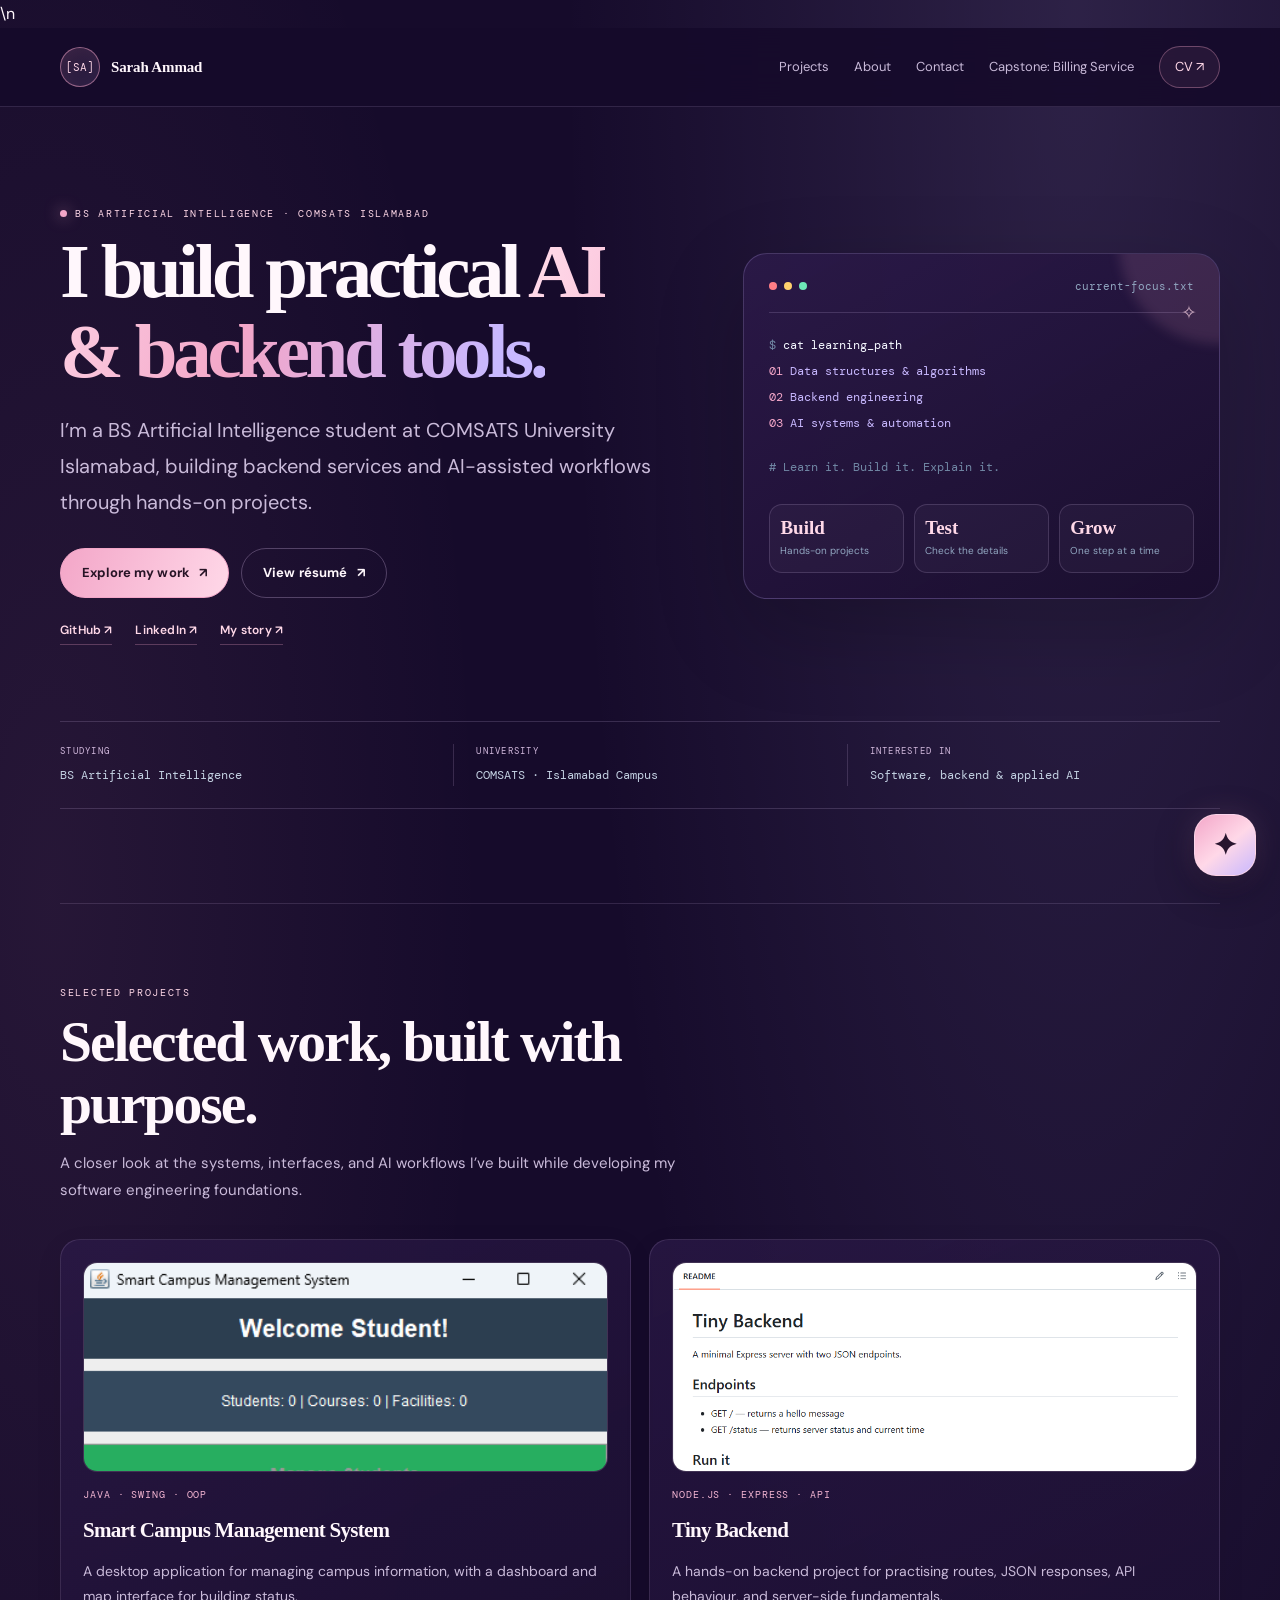
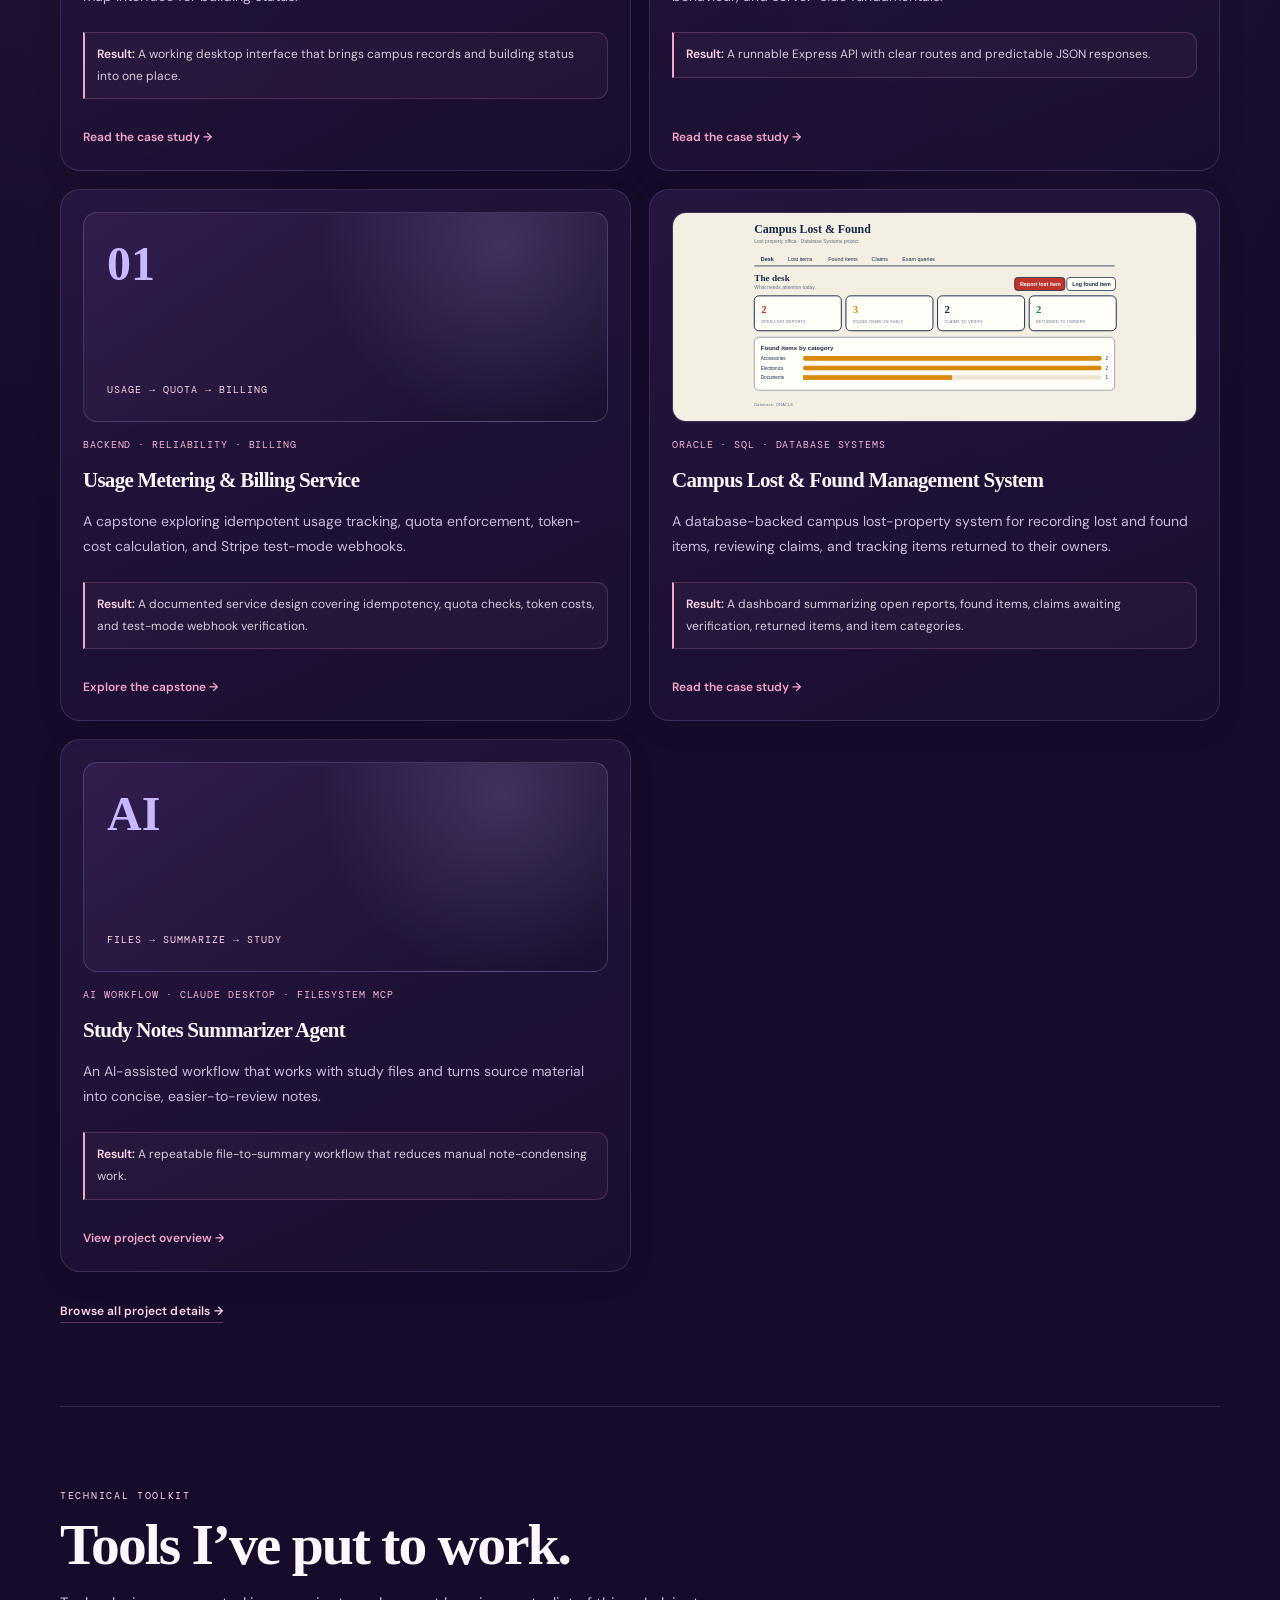
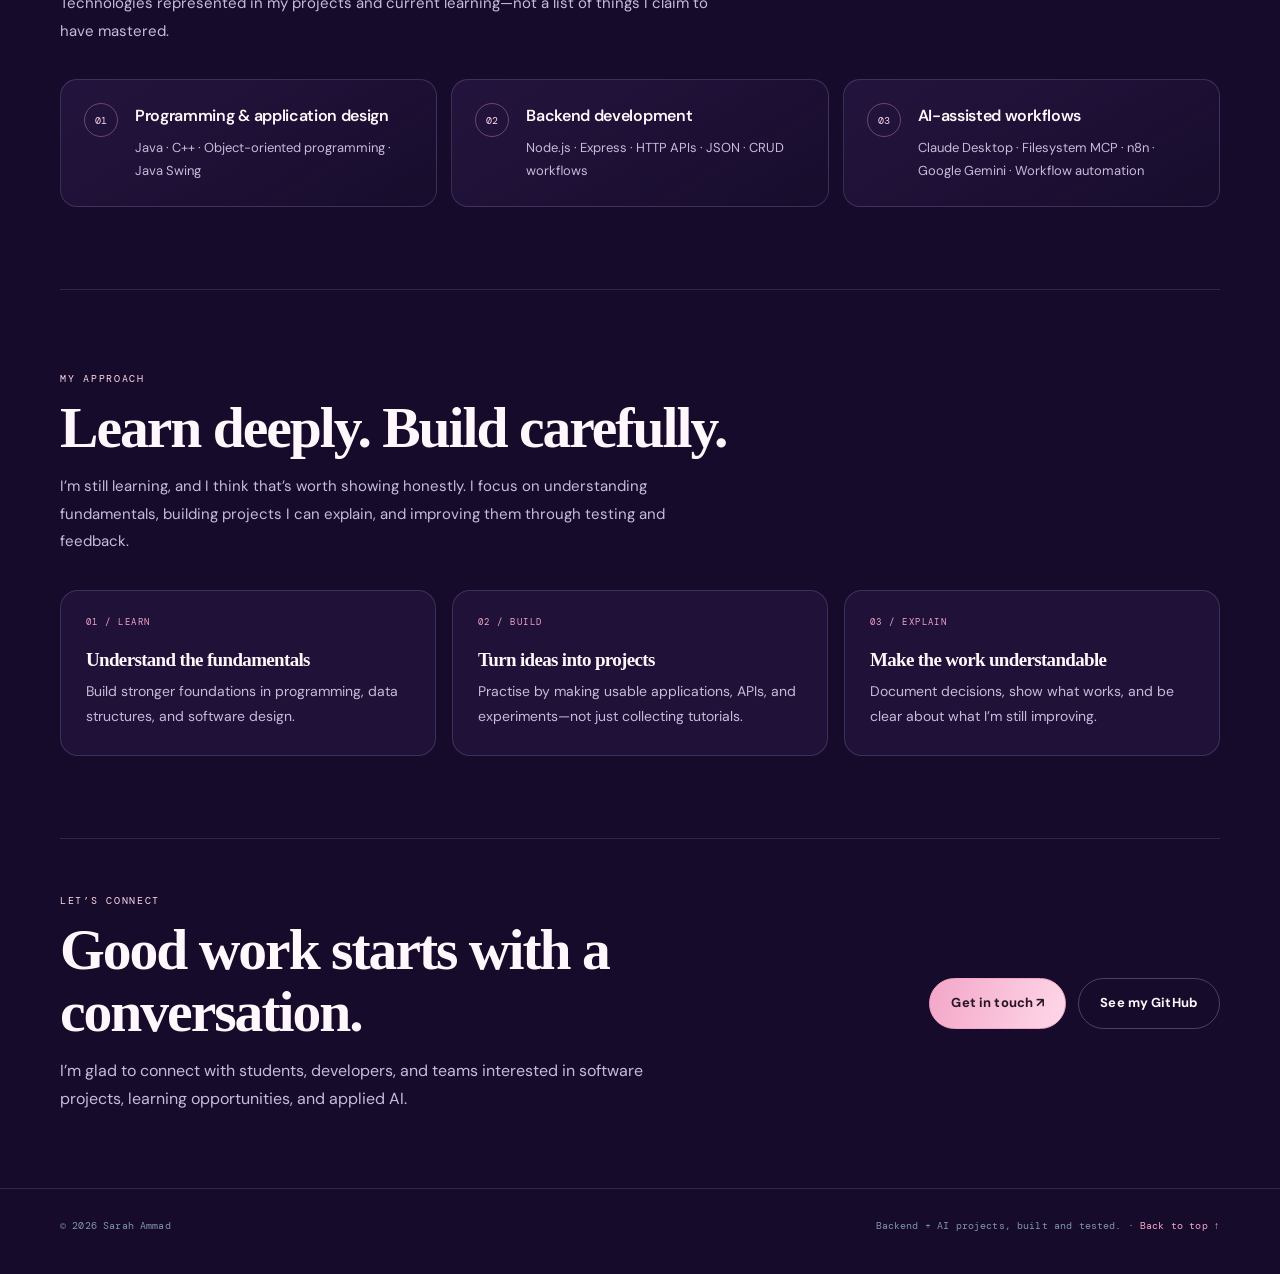
<file: index.html>
<!DOCTYPE html>
<html lang="en">
<head>
  <meta charset="UTF-8">
  <meta name="viewport" content="width=device-width, initial-scale=1.0">
  <meta name="theme-color" content="#160b2b">
  <meta name="description" content="Sarah Ammad is a BS Artificial Intelligence student at COMSATS University Islamabad building software projects, backend APIs, and practical AI-powered tools.">
  <meta property="og:title" content="Sarah Ammad — AI & Software Portfolio">
  <meta property="og:description" content="Projects and practical learning in backend development, applied AI, and workflow automation.">
  <meta property="og:type" content="website">
  <meta property="og:url" content="https://sarahammadai.github.io/">
<meta property="og:image" content="https://sarahammadai.github.io/social-card.svg">
<meta property="og:image:alt" content="Sarah Ammad — AI and software portfolio">
<meta property="og:site_name" content="Sarah Ammad Portfolio">
<meta name="twitter:card" content="summary_large_image">
<meta name="twitter:title" content="Sarah Ammad — AI &amp; Software Portfolio">
<meta name="twitter:description" content="Projects and practical learning in software engineering, backend development, and applied AI.">
<meta name="twitter:image" content="https://sarahammadai.github.io/social-card.svg">
  <link rel="icon" type="image/svg+xml" href="favicon.svg">
  <link rel="stylesheet" href="style.css">
  <link rel="stylesheet" href="chatbot.css">
  <title>Sarah Ammad — AI & Software Portfolio</title>
</head>
<body>\n  <a class="skip-link" href="#main-content">Skip to content</a>
  <nav>
    <div class="wrap nav-inner">
      <div class="brand"><a href="index.html"><span class="mark">[SA]</span> Sarah Ammad</a></div>
      <button class="nav-toggle" aria-label="Toggle navigation" aria-expanded="false"><span></span>Menu</button>
      <div class="nav-links">
        <a href="projects.html">Projects</a>
        <a href="about.html">About</a>
        <a href="contact.html">Contact</a>
        <a href="capstone.html">Capstone: Billing Service</a><a href="cv.pdf" class="nav-cv" target="_blank" rel="noopener noreferrer">CV ↗</a>
      </div>
    </div>
  </nav>

  <main class="wrap" id="main-content">
    <section class="hero hero-layout">
      <div>
        <p class="kicker"><span class="eyebrow-dot"></span>BS Artificial Intelligence · COMSATS Islamabad</p>
        <h1>I build practical <span class="highlight">AI &amp; backend tools.</span></h1>
        <p class="claim">I’m a BS Artificial Intelligence student at COMSATS University Islamabad, building backend services and AI-assisted workflows through hands-on projects.</p>
        <div class="actions">
          <a class="btn" href="projects.html">Explore my work <span aria-hidden="true">↗</span></a>
          <a class="btn secondary" href="cv.pdf" target="_blank" rel="noopener noreferrer">View résumé <span aria-hidden="true">↗</span></a>
        </div>
        <div class="social-links" aria-label="Professional links">
          <a href="https://github.com/SarahAmmadAI" target="_blank" rel="noopener noreferrer">GitHub ↗</a>
          <a href="https://www.linkedin.com/in/sarah-ammad-16024138a/" target="_blank" rel="noopener noreferrer">LinkedIn ↗</a>
          <a href="about.html">My story ↗</a>
        </div>
      </div>

      <aside class="terminal" aria-label="Current learning focus">
        <div class="terminal-head">
          <span class="traffic"></span><span class="traffic"></span><span class="traffic"></span>
          <span class="terminal-title">current-focus.txt</span>
        </div>
        <div class="terminal-body">
          <div><span class="term-dim">$</span> <span class="term-white">cat learning_path</span></div>
          <div class="focus-line"><span class="prompt">01</span> <span class="term-blue">Data structures &amp; algorithms</span></div>
          <div class="focus-line"><span class="prompt">02</span> <span class="term-blue">Backend engineering</span></div>
          <div class="focus-line"><span class="prompt">03</span> <span class="term-blue">AI systems &amp; automation</span></div>
          <div style="margin-top:18px"><span class="term-dim"># Learn it. Build it. Explain it.</span></div>
        </div>
        <div class="metric-row">
          <div class="metric"><strong>Build</strong><span>Hands-on projects</span></div>
          <div class="metric"><strong>Test</strong><span>Check the details</span></div>
          <div class="metric"><strong>Grow</strong><span>One step at a time</span></div>
        </div>
      </aside>
    </section>

    <section class="quick-facts" aria-label="Portfolio overview">
      <div class="status">
        <div><span class="k">Studying</span>BS Artificial Intelligence</div>
        <div><span class="k">University</span>COMSATS · Islamabad Campus</div>
        <div><span class="k">Interested in</span>Software, backend &amp; applied AI</div>
      </div>
    </section>

    <section>
      <div class="section-heading">
        <p class="kicker">Selected projects</p>
        <h2>Selected work, built with purpose.</h2>
        <p>A closer look at the systems, interfaces, and AI workflows I’ve built while developing my software engineering foundations.</p>
      </div>
      <div class="project-list">
        <article class="project-row">
          <img src="campus-dashboard.png" alt="Dashboard from the Smart Campus Management System" loading="lazy">
          <div class="stack">Java · Swing · OOP</div>
          <h3>Smart Campus Management System</h3>
          <p>A desktop application for managing campus information, with a dashboard and map interface for building status.</p>
          <p class="project-result"><strong>Result:</strong> A working desktop interface that brings campus records and building status into one place.</p><a href="project-campus.html">Read the case study →</a>
        </article>
        <article class="project-row">
          <img src="backend-readme.png" alt="Tiny Backend API project documentation" loading="lazy">
          <div class="stack">Node.js · Express · API</div>
          <h3>Tiny Backend</h3>
          <p>A hands-on backend project for practising routes, JSON responses, API behaviour, and server-side fundamentals.</p>
          <p class="project-result"><strong>Result:</strong> A runnable Express API with clear routes and predictable JSON responses.</p><a href="project-backend.html">Read the case study →</a>
        </article>
        <article class="project-row">
          <div class="project-art" aria-hidden="true"><span>01</span><span>USAGE → QUOTA → BILLING</span></div>
          <div class="stack">Backend · Reliability · Billing</div>
          <h3>Usage Metering &amp; Billing Service</h3>
          <p>A capstone exploring idempotent usage tracking, quota enforcement, token-cost calculation, and Stripe test-mode webhooks.</p>
          <p class="project-result"><strong>Result:</strong> A documented service design covering idempotency, quota checks, token costs, and test-mode webhook verification.</p><a href="capstone.html">Explore the capstone →</a>
        </article>

        <article class="project-row">
<img src="lost-found-dashboard.svg" alt="Campus Lost &amp; Found dashboard showing reports, found items, claims and returned property" loading="lazy">
<div class="stack">Oracle · SQL · Database Systems</div>
<h3>Campus Lost &amp; Found Management System</h3>
<p>A database-backed campus lost-property system for recording lost and found items, reviewing claims, and tracking items returned to their owners.</p>
<p class="project-result"><strong>Result:</strong> A dashboard summarizing open reports, found items, claims awaiting verification, returned items, and item categories.</p>
<a href="project-lost-found.html">Read the case study →</a>
</article>
<article class="project-row">
          <div class="project-art agent-art" aria-hidden="true"><span>AI</span><span>FILES → SUMMARIZE → STUDY</span></div>
          <div class="stack">AI workflow · Claude Desktop · Filesystem MCP</div>
          <h3>Study Notes Summarizer Agent</h3>
          <p>An AI-assisted workflow that works with study files and turns source material into concise, easier-to-review notes.</p>
          <p class="project-result"><strong>Result:</strong> A repeatable file-to-summary workflow that reduces manual note-condensing work.</p>
          <a href="projects.html#study-notes-agent">View project overview →</a>
        </article>
      </div>
      <div class="section-link"><a class="text-link" href="projects.html">Browse all project details <span aria-hidden="true">→</span></a></div>
    </section>


    <section class="toolkit-section" aria-labelledby="toolkit-title">
      <div class="section-heading">
        <p class="kicker">Technical toolkit</p>
        <h2 id="toolkit-title">Tools I’ve put to work.</h2>
        <p>Technologies represented in my projects and current learning—not a list of things I claim to have mastered.</p>
      </div>
      <div class="toolkit-grid">
        <article class="toolkit-card"><span class="toolkit-index" aria-hidden="true">01</span><div><h3>Programming &amp; application design</h3><p>Java · C++ · Object-oriented programming · Java Swing</p></div></article>
        <article class="toolkit-card"><span class="toolkit-index" aria-hidden="true">02</span><div><h3>Backend development</h3><p>Node.js · Express · HTTP APIs · JSON · CRUD workflows</p></div></article>
        <article class="toolkit-card"><span class="toolkit-index" aria-hidden="true">03</span><div><h3>AI-assisted workflows</h3><p>Claude Desktop · Filesystem MCP · n8n · Google Gemini · Workflow automation</p></div></article>
      </div>
    </section>

    <section>
      <div class="section-heading">
        <p class="kicker">My approach</p>
        <h2>Learn deeply. Build carefully.</h2>
        <p>I’m still learning, and I think that’s worth showing honestly. I focus on understanding fundamentals, building projects I can explain, and improving them through testing and feedback.</p>
      </div>
      <div class="approach-grid">
        <article class="approach-card"><span class="approach-number">01 / LEARN</span><h3>Understand the fundamentals</h3><p>Build stronger foundations in programming, data structures, and software design.</p></article>
        <article class="approach-card"><span class="approach-number">02 / BUILD</span><h3>Turn ideas into projects</h3><p>Practise by making usable applications, APIs, and experiments—not just collecting tutorials.</p></article>
        <article class="approach-card"><span class="approach-number">03 / EXPLAIN</span><h3>Make the work understandable</h3><p>Document decisions, show what works, and be clear about what I’m still improving.</p></article>
      </div>
    </section>

    <section class="closing-section">
      <div>
        <p class="kicker">Let’s connect</p>
        <h2>Good work starts with a conversation.</h2>
        <p>I’m glad to connect with students, developers, and teams interested in software projects, learning opportunities, and applied AI.</p>
      </div>
      <div class="actions">
        <a class="btn" href="contact.html">Get in touch ↗</a>
        <a class="btn secondary" href="https://github.com/SarahAmmadAI" target="_blank" rel="noopener noreferrer">See my GitHub</a>
      </div>
    </section>
  </main>

  <footer>
    <div class="wrap"><span>© 2026 Sarah Ammad</span><span>Backend + AI projects, built and tested. · <a href="index.html">Back to top ↑</a></span></div>
  </footer>
  <script data-goatcounter="https://sarahammad.goatcounter.com/count" async src="//gc.zgo.at/count.js"></script>
  <script src="app.js"></script>
  <script src="chatbot.js" defer></script>
</body>
</html>
</file>
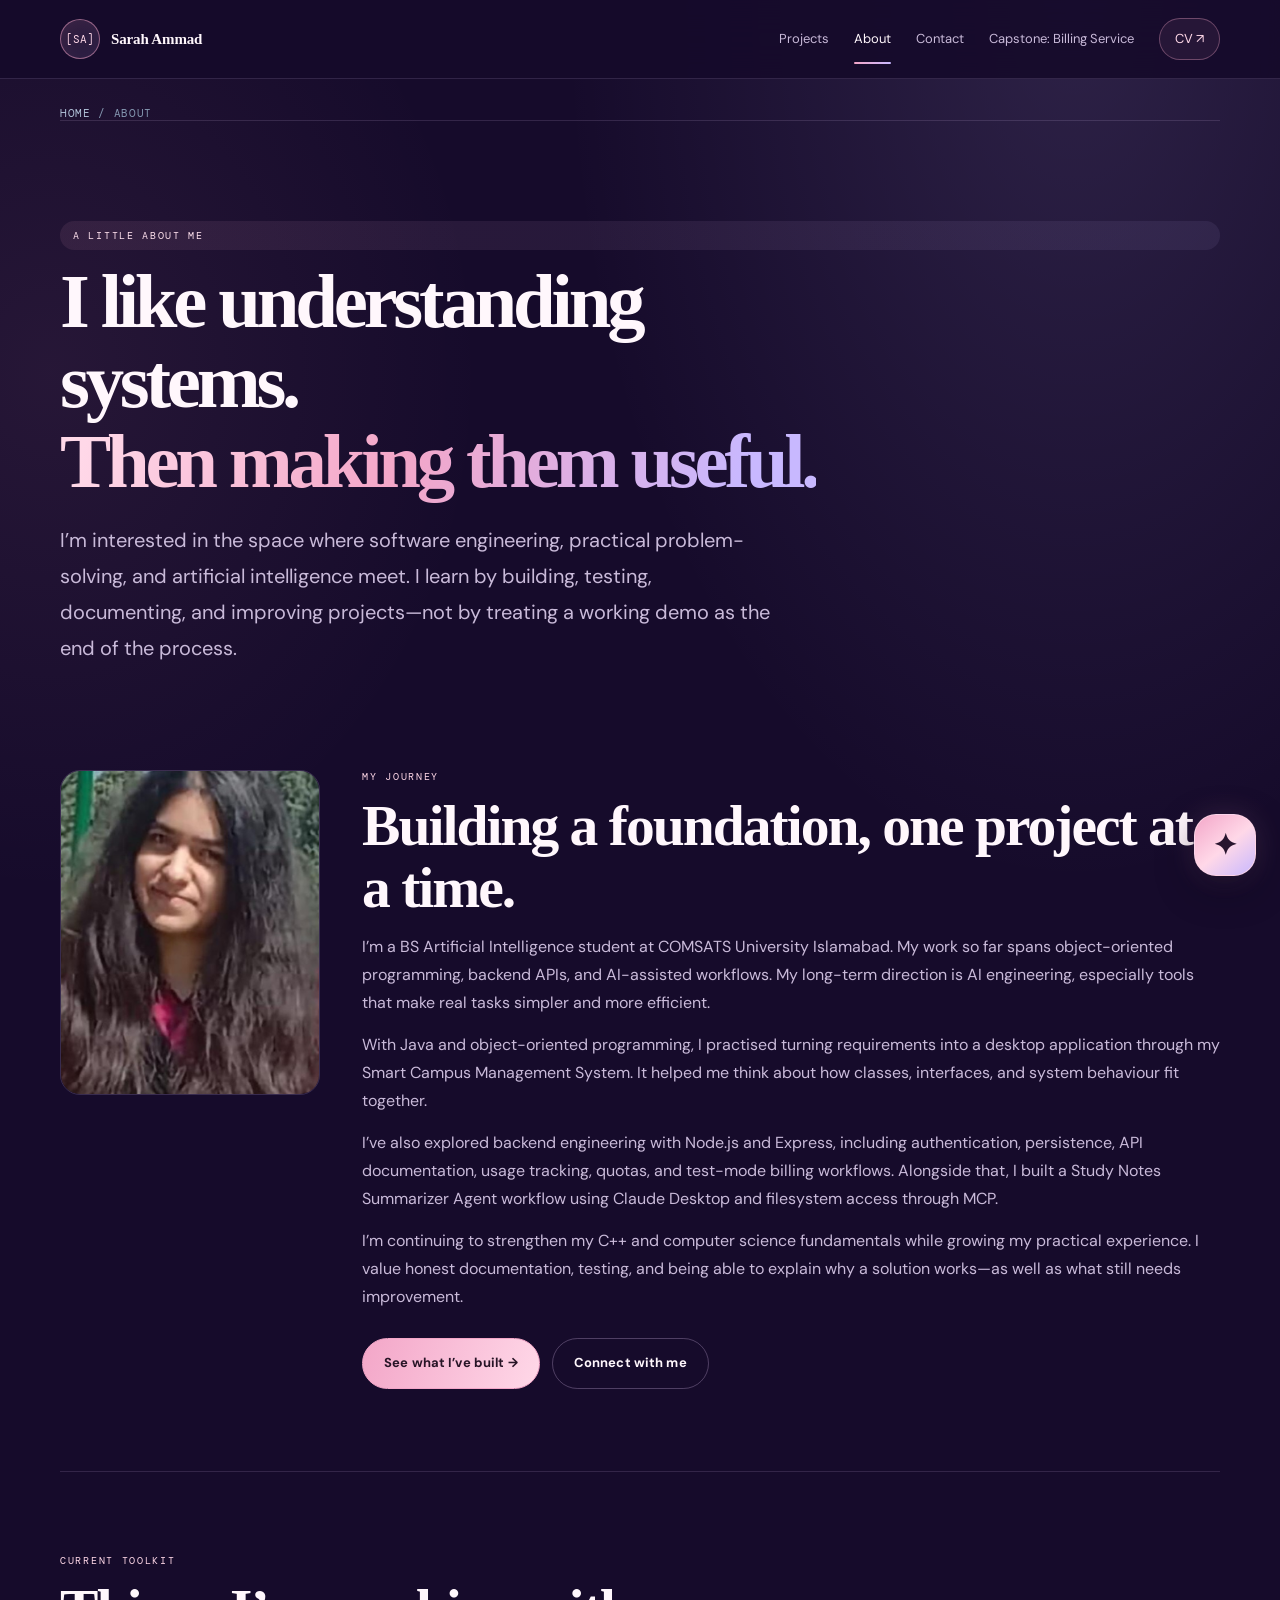
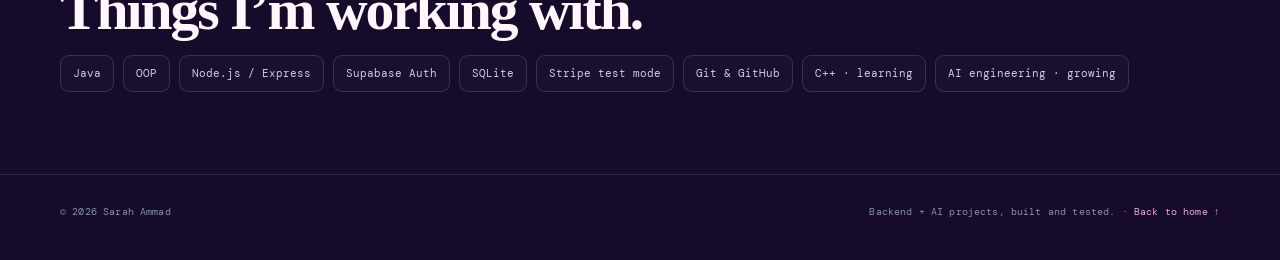
<file: about.html>
<!DOCTYPE html><html lang="en"><head><meta charset="UTF-8">
<meta name="viewport" content="width=device-width, initial-scale=1.0">
<meta name="theme-color" content="#160b2b">
<title>About — Sarah Ammad</title>
<meta name="description" content="Learn about Sarah Ammad, a BS Artificial Intelligence student at COMSATS University Islamabad building software, backend APIs, and practical AI tools.">
<meta property="og:title" content="About — Sarah Ammad">
<meta property="og:description" content="Learn about Sarah Ammad, a BS Artificial Intelligence student at COMSATS University Islamabad building software, backend APIs, and practical AI tools.">
<meta property="og:type" content="website">
<meta property="og:url" content="https://sarahammadai.github.io/about.html">
<meta property="og:image" content="https://sarahammadai.github.io/social-card.svg">
<meta property="og:image:alt" content="Sarah Ammad — AI and software portfolio">
<meta property="og:site_name" content="Sarah Ammad Portfolio">
<meta name="twitter:card" content="summary_large_image">
<meta name="twitter:title" content="About — Sarah Ammad">
<meta name="twitter:description" content="Projects and practical learning in software engineering, backend development, and applied AI.">
<meta name="twitter:image" content="https://sarahammadai.github.io/social-card.svg">
<link rel="icon" type="image/svg+xml" href="favicon.svg">
<link rel="stylesheet" href="style.css"><link rel="stylesheet" href="chatbot.css"></head><body><a class="skip-link" href="#main-content">Skip to content</a><nav><div class="wrap nav-inner"><div class="brand"><a href="index.html"><span class="mark">[SA]</span> Sarah Ammad</a></div><button class="nav-toggle" aria-label="Toggle navigation" aria-expanded="false"><span></span>Menu</button><div class="nav-links"><a href="projects.html" >Projects</a><a href="about.html" class="current">About</a><a href="contact.html" >Contact</a><a href="capstone.html" >Capstone: Billing Service</a><a href="cv.pdf" class="nav-cv" target="_blank" rel="noopener noreferrer">CV ↗</a></div></div></nav><main class="wrap" id="main-content"><p class="crumb"><a href="index.html">Home</a> / About</p><section class="hero"><p class="kicker">A little about me</p><h1>I like understanding systems.<br><span class="highlight">Then making them useful.</span></h1><p class="claim">I’m interested in the space where software engineering, practical problem-solving, and artificial intelligence meet. I learn by building, testing, documenting, and improving projects—not by treating a working demo as the end of the process.</p></section><section style="padding-top:0;border-top:0"><div class="about-grid"><img src="headshot.jpg" alt="Portrait of Sarah Ammad" loading="lazy"><div><p class="kicker">My journey</p><h2>Building a foundation, one project at a time.</h2><p>I’m a BS Artificial Intelligence student at COMSATS University Islamabad. My work so far spans object-oriented programming, backend APIs, and AI-assisted workflows. My long-term direction is AI engineering, especially tools that make real tasks simpler and more efficient.</p><p>With Java and object-oriented programming, I practised turning requirements into a desktop application through my Smart Campus Management System. It helped me think about how classes, interfaces, and system behaviour fit together.</p><p>I’ve also explored backend engineering with Node.js and Express, including authentication, persistence, API documentation, usage tracking, quotas, and test-mode billing workflows. Alongside that, I built a Study Notes Summarizer Agent workflow using Claude Desktop and filesystem access through MCP.</p><p>I’m continuing to strengthen my C++ and computer science fundamentals while growing my practical experience. I value honest documentation, testing, and being able to explain why a solution works—as well as what still needs improvement.</p><div class="actions"><a class="btn" href="projects.html">See what I’ve built →</a><a class="btn secondary" href="contact.html">Connect with me</a></div></div></div></section><section><p class="kicker">Current toolkit</p><h2>Things I’m working with.</h2><div class="skills"><span>Java</span><span>OOP</span><span>Node.js / Express</span><span>Supabase Auth</span><span>SQLite</span><span>Stripe test mode</span><span>Git &amp; GitHub</span><span>C++ · learning</span><span>AI engineering · growing</span></div></section></main><footer><div class="wrap"><span>© 2026 Sarah Ammad</span><span>Backend + AI projects, built and tested. · <a href="index.html">Back to home ↑</a></span></div></footer><script data-goatcounter="https://sarahammad.goatcounter.com/count" async src="//gc.zgo.at/count.js"></script><script src="app.js"></script><script src="chatbot.js" defer></script></body></html>
</file>
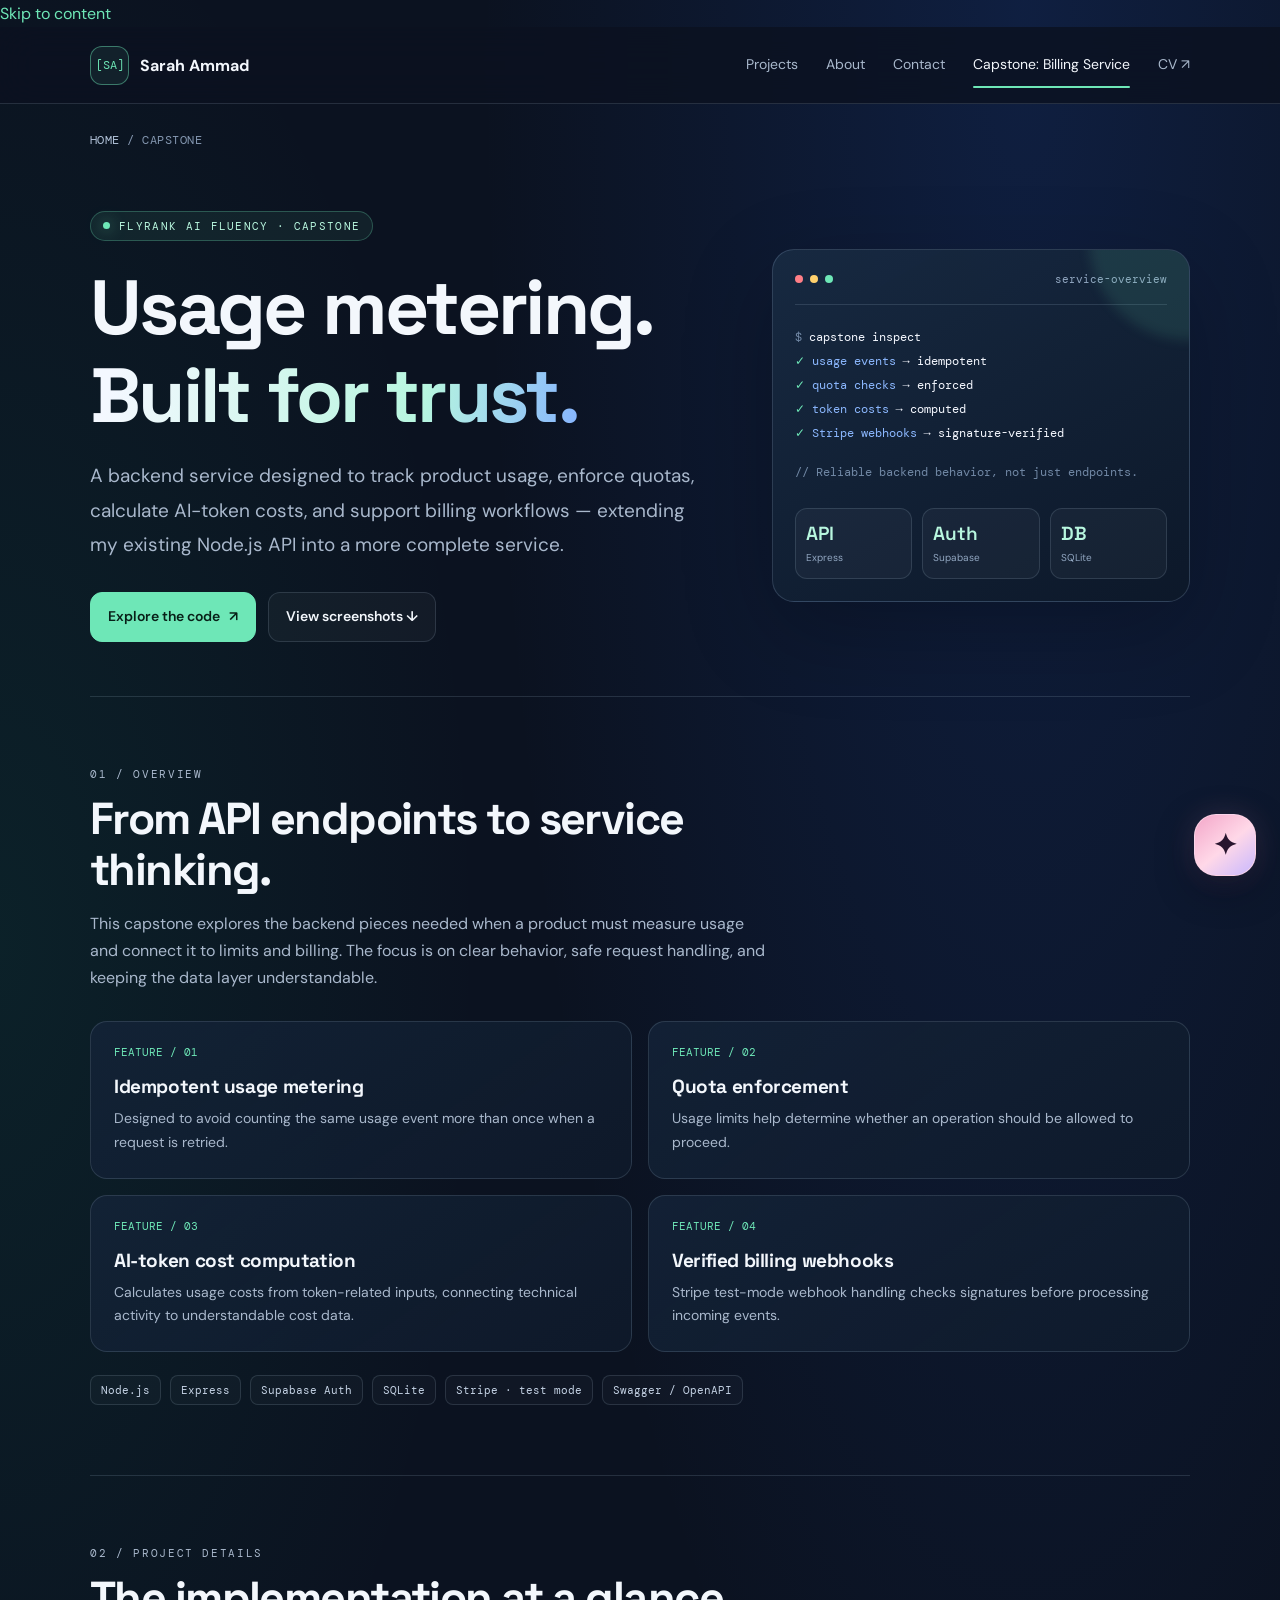
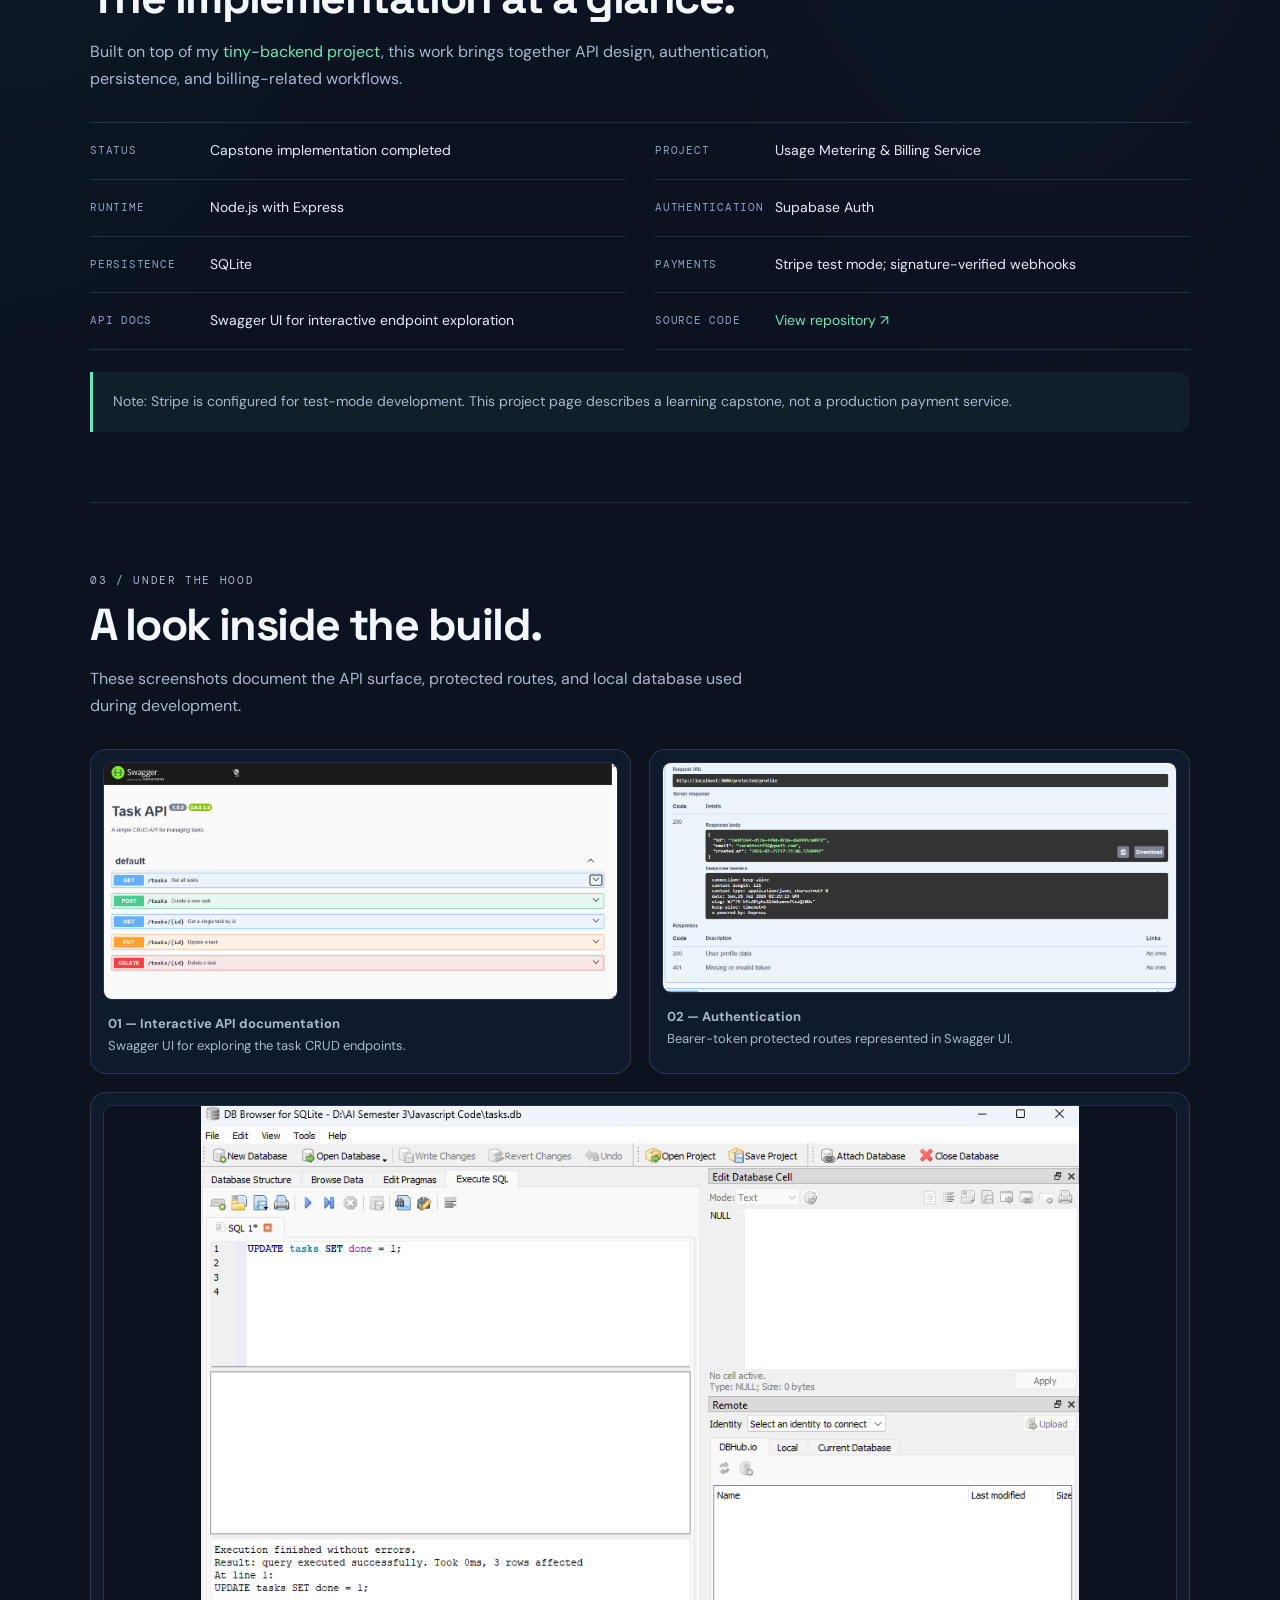
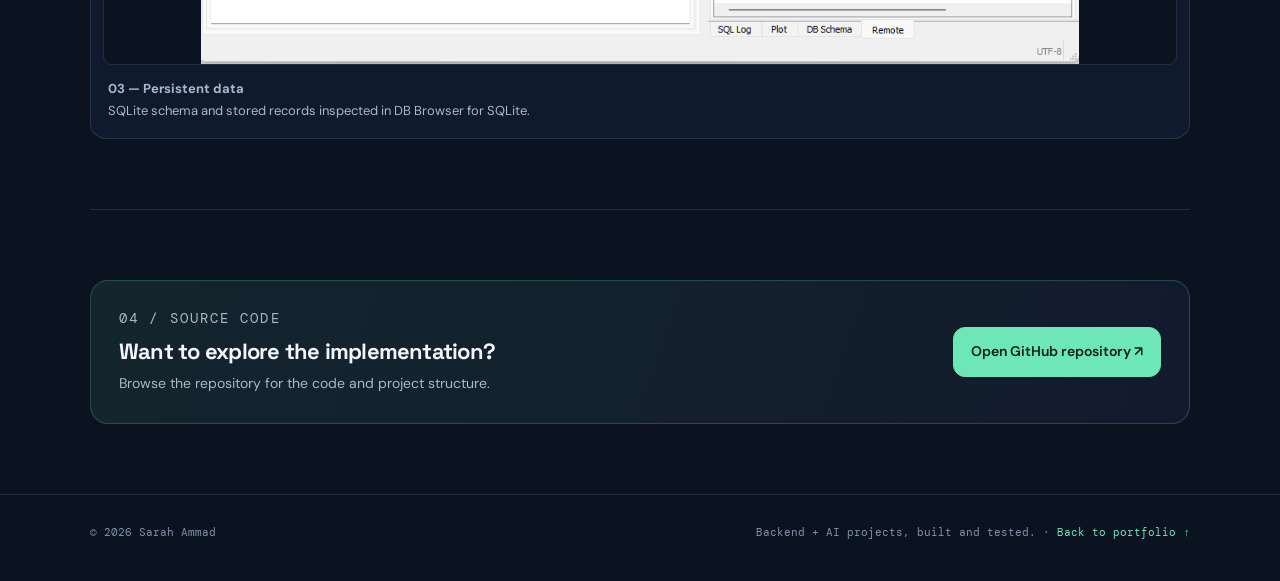
<file: capstone.html>
<!DOCTYPE html>
<html lang="en">
<head>
<meta charset="UTF-8">
<meta name="viewport" content="width=device-width, initial-scale=1.0">
<meta name="theme-color" content="#160b2b">
<title>Usage Metering &amp; Billing Service — Sarah Ammad</title>
<meta name="description" content="Sarah Ammad's FlyRank AI Fluency capstone: a backend usage metering and billing service with idempotent event tracking, quota enforcement, AI-token cost computation, and verified Stripe webhooks.">
<meta property="og:title" content="Usage Metering &amp; Billing Service — Sarah Ammad">
<meta property="og:description" content="A backend engineering capstone focused on reliable usage tracking, quota enforcement, and billing workflows.">
<meta property="og:type" content="website">
<meta property="og:url" content="https://sarahammadai.github.io/capstone.html">
<meta property="og:image" content="https://sarahammadai.github.io/social-card.svg">
<meta property="og:image:alt" content="Sarah Ammad — AI and software portfolio">
<meta property="og:site_name" content="Sarah Ammad Portfolio">
<meta name="twitter:card" content="summary_large_image">
<meta name="twitter:title" content="Capstone — Sarah Ammad">
<meta name="twitter:description" content="Projects and practical learning in software engineering, backend development, and applied AI.">
<meta name="twitter:image" content="https://sarahammadai.github.io/social-card.svg">
<link rel="icon" type="image/svg+xml" href="favicon.svg">
<link rel="preconnect" href="https://fonts.googleapis.com">
<link rel="preconnect" href="https://fonts.gstatic.com" crossorigin>
<link href="https://fonts.googleapis.com/css2?family=DM+Mono:wght@400;500&family=DM+Sans:wght@400;500;600;700&family=Space+Grotesk:wght@500;600;700&display=swap" rel="stylesheet">
<style>
:root{color-scheme:dark;--bg:#0b1220;--panel:#111d30;--panel2:#15243a;--line:rgba(190,211,235,.15);--text:#f3f7fc;--muted:#a9b8cc;--green:#6ee7b7;--mint:#b8f7df;--blue:#8cb8ff;--mono:'DM Mono',monospace;--sans:'DM Sans',sans-serif;--display:'Space Grotesk',sans-serif}
*{box-sizing:border-box;margin:0;padding:0}
html{scroll-behavior:smooth;scroll-padding-top:90px}
body{font-family:var(--sans);background:radial-gradient(ellipse at 80% 0%,rgba(37,99,235,.16),transparent 34rem),radial-gradient(ellipse at 0% 25%,rgba(16,185,129,.09),transparent 30rem),var(--bg);color:var(--text);line-height:1.7;font-size:16px}
a{color:var(--green);text-decoration:none;transition:color .2s ease,background .2s ease,border-color .2s ease}
a:hover{color:#d3ffef}
a:focus-visible{outline:2px solid var(--green);outline-offset:4px}
.wrap{width:min(1100px,calc(100% - 44px));margin-inline:auto}
nav{position:sticky;top:0;z-index:10;background:rgba(11,18,32,.82);backdrop-filter:blur(18px);border-bottom:1px solid var(--line)}
.nav-inner{height:76px;display:flex;align-items:center;justify-content:space-between;gap:24px}
.brand a{font-weight:700;color:var(--text);display:flex;align-items:center;gap:11px}
.mark{display:grid;place-items:center;width:39px;height:39px;border:1px solid rgba(110,231,183,.45);border-radius:12px;color:var(--green);font:12px var(--mono);background:rgba(110,231,183,.08)}
.nav-links{display:flex;gap:28px;align-items:center;font-size:14px}
.nav-links a{color:var(--muted)}.nav-links a:hover,.nav-links a.current{color:var(--text)}
.nav-links a.current{position:relative}.nav-links a.current:after{content:"";height:2px;position:absolute;bottom:-11px;left:0;right:0;background:var(--green);border-radius:2px}
.nav-toggle{display:none;background:transparent;border:1px solid var(--line);border-radius:10px;color:var(--text);padding:8px 12px}
.crumb{padding:28px 0 0;color:#8497b0;font:12px var(--mono);letter-spacing:.04em}.crumb a{color:#b1c2d8}
.hero{padding:62px 0 54px;display:grid;grid-template-columns:minmax(0,1.2fr) minmax(280px,.8fr);align-items:center;gap:54px}
.eyebrow{display:inline-flex;align-items:center;gap:9px;padding:7px 12px;border:1px solid rgba(110,231,183,.27);border-radius:999px;background:rgba(110,231,183,.07);color:var(--mint);font:11px var(--mono);text-transform:uppercase;letter-spacing:.12em}
.dot{width:7px;height:7px;background:var(--green);border-radius:50%;box-shadow:0 0 15px rgba(110,231,183,.7)}
h1,h2,h3{font-family:var(--display);line-height:1.15;letter-spacing:-.035em}
h1{font-size:clamp(2.8rem,6vw,5rem);margin:22px 0 20px;max-width:720px}
.gradient{background:linear-gradient(100deg,#f4f8ff 5%,#b7f6df 68%,#86b4ff);-webkit-background-clip:text;background-clip:text;color:transparent}
.lead{font-size:clamp(17px,2vw,19px);line-height:1.8;color:var(--muted);max-width:620px}
.actions{display:flex;gap:12px;flex-wrap:wrap;margin-top:30px}
.btn{display:inline-flex;align-items:center;justify-content:center;gap:9px;padding:12px 17px;border:1px solid var(--line);border-radius:12px;color:var(--text);font-weight:600;font-size:14px;background:rgba(255,255,255,.035)}
.btn.primary{background:var(--green);color:#082018;border-color:var(--green)}.btn.primary:hover{background:#b8f7df;color:#082018}.btn:hover{border-color:rgba(110,231,183,.6);text-decoration:none}
.terminal{position:relative;overflow:hidden;padding:22px;border:1px solid rgba(164,195,231,.2);border-radius:22px;background:linear-gradient(150deg,rgba(24,42,66,.95),rgba(13,24,41,.96));box-shadow:0 28px 90px rgba(0,0,0,.24)}
.terminal:before{content:"";position:absolute;width:200px;height:200px;right:-100px;top:-110px;border-radius:50%;background:rgba(110,231,183,.11);filter:blur(6px)}
.terminal-head{display:flex;align-items:center;gap:7px;padding-bottom:18px;border-bottom:1px solid var(--line);font:11px var(--mono);color:#91a6c0}
.traffic{width:8px;height:8px;border-radius:50%;background:#ff7e86}.traffic:nth-child(2){background:#ffd16d}.traffic:nth-child(3){background:#6ee7b7}
.terminal-title{margin-left:auto}
.terminal-body{padding:20px 0 4px;font:12px/2 var(--mono);color:#b9c9dc;overflow-wrap:anywhere}
.prompt{color:var(--green)}.term-blue{color:var(--blue)}.term-white{color:#f5f8ff}.term-dim{color:#7188a5}
.metric-row{display:grid;grid-template-columns:repeat(3,1fr);gap:10px;margin-top:20px}
.metric{border:1px solid var(--line);background:rgba(255,255,255,.035);border-radius:12px;padding:12px 10px}
.metric strong{display:block;font:600 19px var(--display);color:var(--mint)}.metric span{display:block;color:#91a6c0;font-size:10px;margin-top:3px}
.section{padding:70px 0;border-top:1px solid var(--line)}
.section-head{max-width:680px;margin-bottom:30px}
.kicker{font:11px var(--mono);text-transform:uppercase;letter-spacing:.15em;color:var(--green);margin-bottom:12px}
h2{font-size:clamp(2rem,4vw,2.8rem);margin-bottom:14px}
.section-head p,.body-copy{color:var(--muted);max-width:720px}
.grid{display:grid;grid-template-columns:repeat(2,minmax(0,1fr));gap:16px}
.feature{padding:23px;border:1px solid var(--line);border-radius:17px;background:linear-gradient(145deg,rgba(20,35,56,.86),rgba(15,27,44,.8));transition:transform .2s ease,border-color .2s ease}
.feature:hover{transform:translateY(-3px);border-color:rgba(110,231,183,.4)}
.feature .number{font:11px var(--mono);color:var(--green);margin-bottom:17px}
.feature h3{font-size:19px;margin-bottom:9px;letter-spacing:-.02em}
.feature p{font-size:14px;color:var(--muted)}
.stack{display:flex;gap:9px;flex-wrap:wrap;margin-top:23px}
.stack span{font:11px var(--mono);color:#c4d2e4;border:1px solid var(--line);background:rgba(255,255,255,.025);padding:7px 10px;border-radius:8px}
.spec{display:grid;grid-template-columns:repeat(2,minmax(0,1fr));gap:0 30px;border-top:1px solid var(--line)}
.spec-row{display:grid;grid-template-columns:105px 1fr;gap:15px;padding:16px 0;border-bottom:1px solid var(--line);font-size:14px}
.spec-row dt{font:11px var(--mono);text-transform:uppercase;letter-spacing:.07em;color:#8fa4be;padding-top:4px}.spec-row dd{color:#e6edf7;overflow-wrap:anywhere}
.shots{display:grid;grid-template-columns:repeat(2,minmax(0,1fr));gap:18px}
.shot{padding:12px;border:1px solid var(--line);border-radius:16px;background:rgba(17,29,48,.78);margin:0}
.shot img{width:100%;height:auto;display:block;border-radius:9px;border:1px solid rgba(180,201,228,.16);background:#0b1220}
.shot figcaption{padding:13px 5px 4px;color:var(--muted);font-size:13px}
.shot.full{grid-column:1/-1}.shot.full img{max-height:560px;object-fit:contain;object-position:top}
.note{margin-top:22px;padding:18px 20px;border-left:3px solid var(--green);border-radius:0 12px 12px 0;background:rgba(110,231,183,.06);color:var(--muted);font-size:14px}
.cta{display:flex;align-items:center;justify-content:space-between;gap:25px;padding:28px;border:1px solid rgba(110,231,183,.22);border-radius:18px;background:linear-gradient(110deg,rgba(110,231,183,.09),rgba(140,184,255,.06))}
.cta h3{font-size:22px;margin-bottom:7px}.cta p{color:var(--muted);font-size:14px}
footer{padding:30px 0 42px;border-top:1px solid var(--line);color:#8194ad;font:11px var(--mono)}
.footer-inner{display:flex;justify-content:space-between;gap:20px;flex-wrap:wrap}
@media(max-width:760px){.hero{grid-template-columns:1fr;gap:30px;padding-top:43px}.terminal{max-width:580px}.grid,.shots,.spec{grid-template-columns:1fr}.shot.full{grid-column:auto}.section{padding:52px 0}.nav-links{gap:17px}}
@media(max-width:560px){.wrap{width:min(100% - 32px,1100px)}.nav-inner{height:67px}.nav-toggle{display:block}.nav-links{display:none;position:absolute;top:100%;left:0;right:0;padding:10px 22px 18px;background:#0b1220;border-bottom:1px solid var(--line);flex-direction:column;align-items:stretch;gap:0}.nav-links.open{display:flex}.nav-links a{padding:11px 0;border-bottom:1px solid var(--line)}.nav-links a:last-child{border-bottom:0}.nav-links a.current:after{display:none}.crumb{padding-top:20px}h1{font-size:2.7rem}.metric-row{gap:7px}.metric{padding:10px 8px}.metric strong{font-size:17px}.spec-row{grid-template-columns:85px 1fr;gap:10px}.cta{align-items:flex-start;flex-direction:column}}
@media(prefers-reduced-motion:reduce){html{scroll-behavior:auto}*,*:before,*:after{transition:none!important}}
</style>
<link rel="stylesheet" href="chatbot.css">
</head>
<body><a class="skip-link" href="#main-content">Skip to content</a>
<nav>
  <div class="wrap nav-inner">
    <div class="brand"><a href="index.html"><span class="mark">[SA]</span> Sarah Ammad</a></div>
    <button class="nav-toggle" aria-label="Toggle navigation" aria-expanded="false">Menu</button>
    <div class="nav-links">
      <a href="projects.html">Projects</a><a href="about.html">About</a><a href="contact.html">Contact</a><a href="capstone.html" class="current" aria-current="page">Capstone: Billing Service</a><a href="cv.pdf" class="nav-cv" target="_blank" rel="noopener noreferrer">CV ↗</a>
    </div>
  </div>
</nav>
<main class="wrap" id="main-content">
  <p class="crumb"><a href="index.html">HOME</a> / CAPSTONE</p>
  <section class="hero" aria-labelledby="page-title">
    <div>
      <span class="eyebrow"><span class="dot"></span> FlyRank AI Fluency · Capstone</span>
      <h1 id="page-title">Usage metering.<br><span class="gradient">Built for trust.</span></h1>
      <p class="lead">A backend service designed to track product usage, enforce quotas, calculate AI-token costs, and support billing workflows — extending my existing Node.js API into a more complete service.</p>
      <div class="actions">
        <a class="btn primary" href="https://github.com/SarahAmmadAI/tiny-backend" target="_blank" rel="noopener noreferrer">Explore the code <span aria-hidden="true">↗</span></a>
        <a class="btn" href="#screenshots">View screenshots ↓</a>
      </div>
    </div>
    <aside class="terminal" aria-label="Illustrative API feature overview">
      <div class="terminal-head"><span class="traffic"></span><span class="traffic"></span><span class="traffic"></span><span class="terminal-title">service-overview</span></div>
      <div class="terminal-body">
        <div><span class="term-dim">$</span> <span class="term-white">capstone inspect</span></div>
        <div><span class="prompt">✓</span> <span class="term-blue">usage events</span> <span class="term-white">→ idempotent</span></div>
        <div><span class="prompt">✓</span> <span class="term-blue">quota checks</span> <span class="term-white">→ enforced</span></div>
        <div><span class="prompt">✓</span> <span class="term-blue">token costs</span> <span class="term-white">→ computed</span></div>
        <div><span class="prompt">✓</span> <span class="term-blue">Stripe webhooks</span> <span class="term-white">→ signature-verified</span></div>
        <div style="margin-top:15px"><span class="term-dim">// Reliable backend behavior, not just endpoints.</span></div>
      </div>
      <div class="metric-row">
        <div class="metric"><strong>API</strong><span>Express</span></div>
        <div class="metric"><strong>Auth</strong><span>Supabase</span></div>
        <div class="metric"><strong>DB</strong><span>SQLite</span></div>
      </div>
    </aside>
  </section>
  <section class="section" id="overview">
    <div class="section-head"><p class="kicker">01 / Overview</p><h2>From API endpoints to service thinking.</h2><p>This capstone explores the backend pieces needed when a product must measure usage and connect it to limits and billing. The focus is on clear behavior, safe request handling, and keeping the data layer understandable.</p></div>
    <div class="grid">
      <article class="feature"><div class="number">FEATURE / 01</div><h3>Idempotent usage metering</h3><p>Designed to avoid counting the same usage event more than once when a request is retried.</p></article>
      <article class="feature"><div class="number">FEATURE / 02</div><h3>Quota enforcement</h3><p>Usage limits help determine whether an operation should be allowed to proceed.</p></article>
      <article class="feature"><div class="number">FEATURE / 03</div><h3>AI-token cost computation</h3><p>Calculates usage costs from token-related inputs, connecting technical activity to understandable cost data.</p></article>
      <article class="feature"><div class="number">FEATURE / 04</div><h3>Verified billing webhooks</h3><p>Stripe test-mode webhook handling checks signatures before processing incoming events.</p></article>
    </div>
    <div class="stack" aria-label="Technology stack"><span>Node.js</span><span>Express</span><span>Supabase Auth</span><span>SQLite</span><span>Stripe · test mode</span><span>Swagger / OpenAPI</span></div>
  </section>
  <section class="section" id="details">
    <div class="section-head"><p class="kicker">02 / Project details</p><h2>The implementation at a glance.</h2><p>Built on top of my <a href="https://github.com/SarahAmmadAI/tiny-backend" target="_blank" rel="noopener noreferrer">tiny-backend project</a>, this work brings together API design, authentication, persistence, and billing-related workflows.</p></div>
    <dl class="spec">
      <div class="spec-row"><dt>Status</dt><dd>Capstone implementation completed</dd></div>
      <div class="spec-row"><dt>Project</dt><dd>Usage Metering &amp; Billing Service</dd></div>
      <div class="spec-row"><dt>Runtime</dt><dd>Node.js with Express</dd></div>
      <div class="spec-row"><dt>Authentication</dt><dd>Supabase Auth</dd></div>
      <div class="spec-row"><dt>Persistence</dt><dd>SQLite</dd></div>
      <div class="spec-row"><dt>Payments</dt><dd>Stripe test mode; signature-verified webhooks</dd></div>
      <div class="spec-row"><dt>API docs</dt><dd>Swagger UI for interactive endpoint exploration</dd></div>
      <div class="spec-row"><dt>Source code</dt><dd><a href="https://github.com/SarahAmmadAI/tiny-backend" target="_blank" rel="noopener noreferrer">View repository ↗</a></dd></div>
    </dl>
    <p class="note">Note: Stripe is configured for test-mode development. This project page describes a learning capstone, not a production payment service.</p>
  </section>
  <section class="section" id="screenshots">
    <div class="section-head"><p class="kicker">03 / Under the hood</p><h2>A look inside the build.</h2><p>These screenshots document the API surface, protected routes, and local database used during development.</p></div>
    <div class="shots">
      <figure class="shot"><img src="swagger-screenshot.png" alt="Swagger UI displaying task API CRUD endpoints" loading="lazy"><figcaption><strong>01 — Interactive API documentation</strong><br>Swagger UI for exploring the task CRUD endpoints.</figcaption></figure>
      <figure class="shot"><img src="swagger-auth-screenshot.png" alt="Swagger UI showing authentication-protected endpoints with lock icons" loading="lazy"><figcaption><strong>02 — Authentication</strong><br>Bearer-token protected routes represented in Swagger UI.</figcaption></figure>
      <figure class="shot full"><img src="db-browser-screenshot.png" alt="DB Browser for SQLite displaying the project's database schema and records" loading="lazy"><figcaption><strong>03 — Persistent data</strong><br>SQLite schema and stored records inspected in DB Browser for SQLite.</figcaption></figure>
    </div>
  </section>
  <section class="section">
    <div class="cta"><div><p class="kicker">04 / Source code</p><h3>Want to explore the implementation?</h3><p>Browse the repository for the code and project structure.</p></div><a class="btn primary" href="https://github.com/SarahAmmadAI/tiny-backend" target="_blank" rel="noopener noreferrer">Open GitHub repository ↗</a></div>
  </section>
</main>
<footer><div class="wrap footer-inner"><span>© 2026 Sarah Ammad</span><span>Backend + AI projects, built and tested. · <a href="index.html">Back to portfolio ↑</a></span></div></footer>
<script>
(function(){var toggle=document.querySelector('.nav-toggle');var links=document.querySelector('.nav-links');if(!toggle||!links)return;toggle.addEventListener('click',function(){var open=links.classList.toggle('open');toggle.setAttribute('aria-expanded',String(open));toggle.textContent=open?'Close':'Menu';});links.querySelectorAll('a').forEach(function(link){link.addEventListener('click',function(){links.classList.remove('open');toggle.setAttribute('aria-expanded','false');toggle.textContent='Menu';});});})();
</script>
<script data-goatcounter="https://sarahammad.goatcounter.com/count" async src="//gc.zgo.at/count.js"></script>
<script src="chatbot.js" defer></script></body>
</html>
</file>
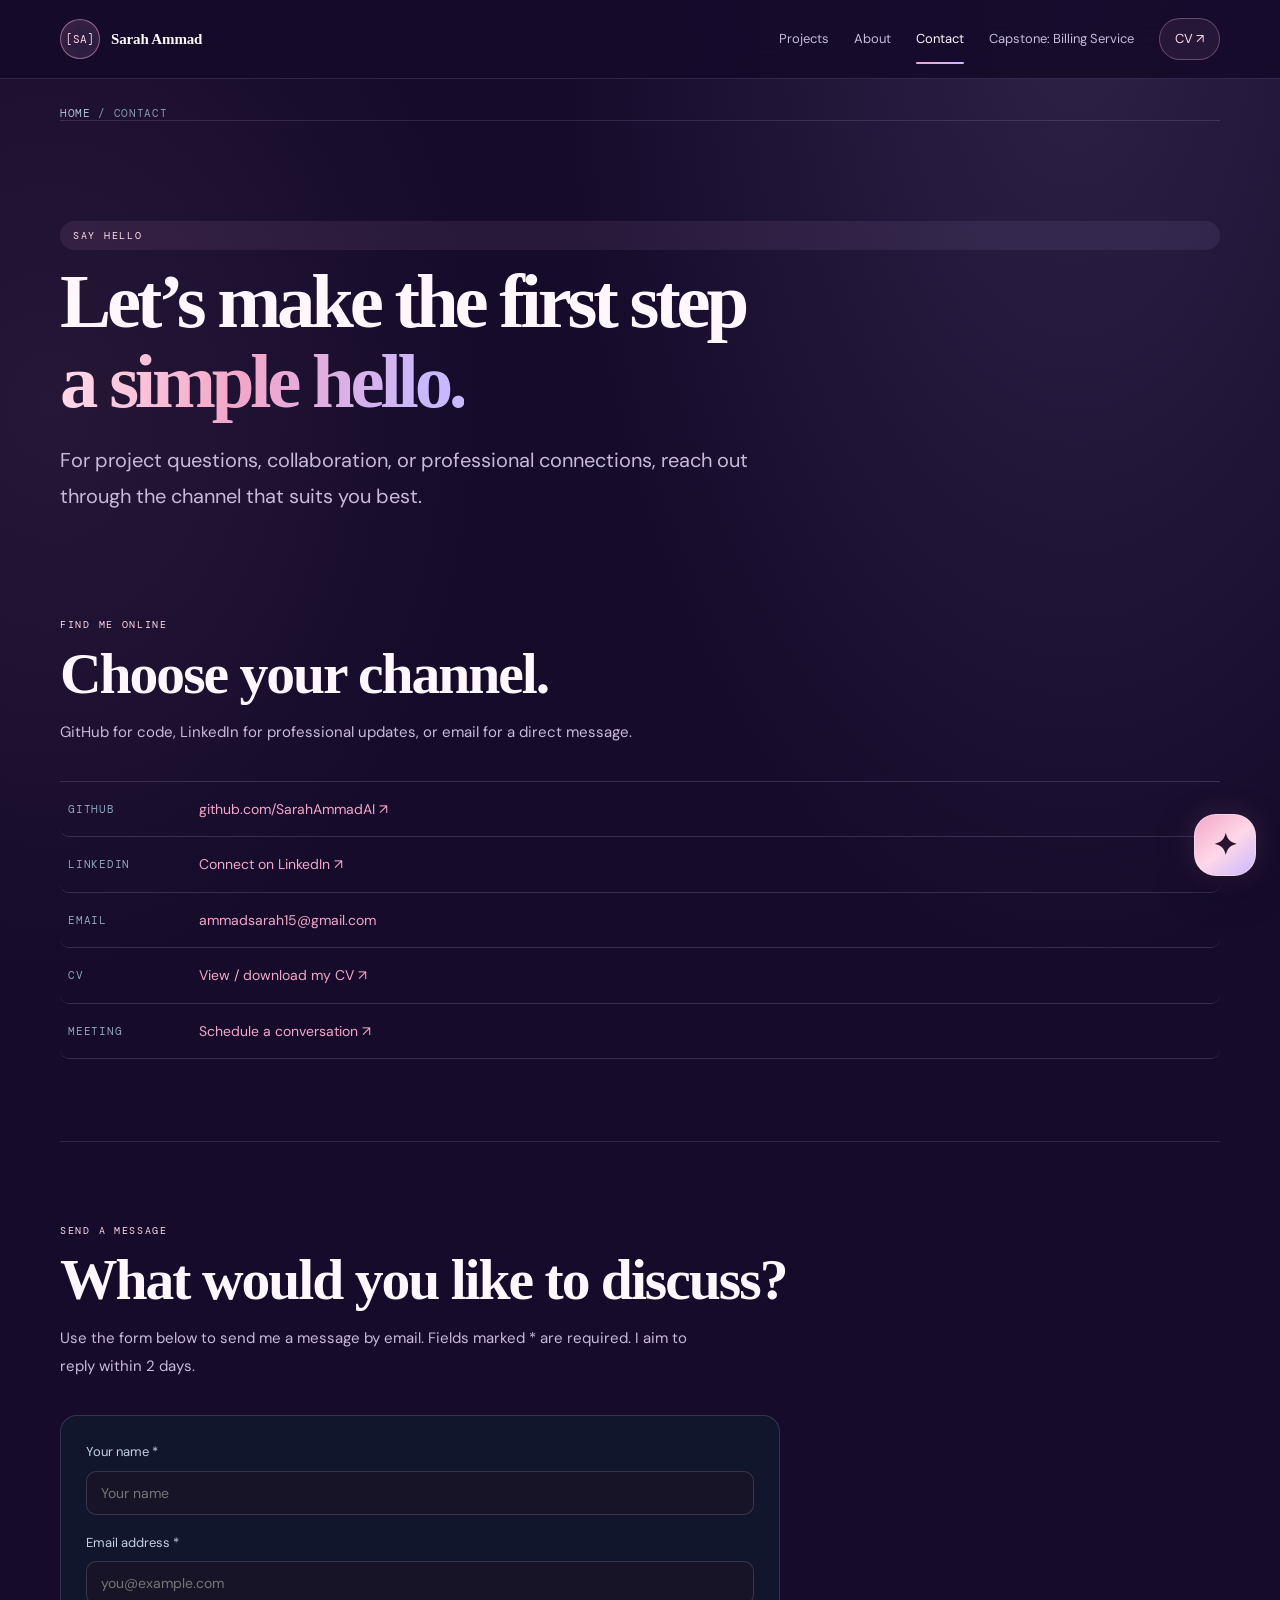
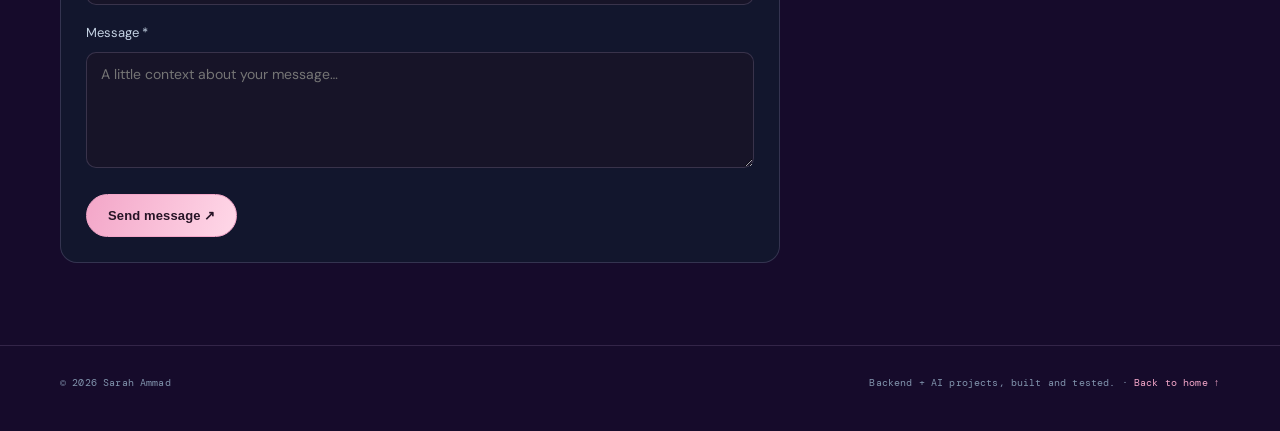
<file: contact.html>
<!DOCTYPE html><html lang="en"><head><meta charset="UTF-8">
<meta name="viewport" content="width=device-width, initial-scale=1.0">
<meta name="theme-color" content="#160b2b">
<title>Contact — Sarah Ammad</title>
<meta name="description" content="Connect with Sarah Ammad about software projects, learning opportunities, and AI engineering.">
<meta property="og:title" content="Contact — Sarah Ammad">
<meta property="og:description" content="Connect with Sarah Ammad about software projects, learning opportunities, and AI engineering.">
<meta property="og:type" content="website">
<meta property="og:url" content="https://sarahammadai.github.io/contact.html">
<meta property="og:image" content="https://sarahammadai.github.io/social-card.svg">
<meta property="og:image:alt" content="Sarah Ammad — AI and software portfolio">
<meta property="og:site_name" content="Sarah Ammad Portfolio">
<meta name="twitter:card" content="summary_large_image">
<meta name="twitter:title" content="Contact — Sarah Ammad">
<meta name="twitter:description" content="Projects and practical learning in software engineering, backend development, and applied AI.">
<meta name="twitter:image" content="https://sarahammadai.github.io/social-card.svg">
<link rel="icon" type="image/svg+xml" href="favicon.svg">
<link rel="stylesheet" href="style.css"><link rel="stylesheet" href="chatbot.css"></head><body><a class="skip-link" href="#main-content">Skip to content</a><nav><div class="wrap nav-inner"><div class="brand"><a href="index.html"><span class="mark">[SA]</span> Sarah Ammad</a></div><button class="nav-toggle" aria-label="Toggle navigation" aria-expanded="false"><span></span>Menu</button><div class="nav-links"><a href="projects.html" >Projects</a><a href="about.html" >About</a><a href="contact.html" class="current">Contact</a><a href="capstone.html" >Capstone: Billing Service</a><a href="cv.pdf" class="nav-cv" target="_blank" rel="noopener noreferrer">CV ↗</a></div></div></nav><main class="wrap" id="main-content"><p class="crumb"><a href="index.html">Home</a> / Contact</p><section class="hero"><p class="kicker">Say hello</p><h1>Let’s make the first step<br><span class="highlight">a simple hello.</span></h1><p class="claim">For project questions, collaboration, or professional connections, reach out through the channel that suits you best.</p></section><section style="padding-top:0;border-top:0"><div class="section-heading"><p class="kicker">Find me online</p><h2>Choose your channel.</h2><p>GitHub for code, LinkedIn for professional updates, or email for a direct message.</p></div><ul class="contact-list"><li><span class="label">GitHub</span><a href="https://github.com/SarahAmmadAI" target="_blank" rel="noopener noreferrer">github.com/SarahAmmadAI ↗</a></li><li><span class="label">LinkedIn</span><a href="https://www.linkedin.com/in/sarah-ammad-16024138a/" target="_blank" rel="noopener noreferrer">Connect on LinkedIn ↗</a></li><li><span class="label">Email</span><a href="mailto:ammadsarah15@gmail.com">ammadsarah15@gmail.com</a></li><li><span class="label">CV</span><a href="cv.pdf" target="_blank" rel="noopener noreferrer">View / download my CV ↗</a></li><li><span class="label">Meeting</span><a href="https://calendly.com/ammadsarah15/30min" target="_blank" rel="noopener noreferrer">Schedule a conversation ↗</a></li></ul></section><section><div class="section-heading"><p class="kicker">Send a message</p><h2>What would you like to discuss?</h2><p>Use the form below to send me a message by email. Fields marked * are required. I aim to reply within 2 days.</p></div><form action="https://formspree.io/f/mkodrkyy" method="POST"><div class="field"><label for="name">Your name <span aria-hidden="true">*</span></label><input type="text" id="name" name="name" autocomplete="name" required placeholder="Your name"></div><div class="field"><label for="email">Email address <span aria-hidden="true">*</span></label><input type="email" id="email" name="email" autocomplete="email" required placeholder="you@example.com"></div><div class="field"><label for="message">Message <span aria-hidden="true">*</span></label><textarea id="message" name="message" rows="5" required placeholder="A little context about your message…"></textarea></div><input type="text" name="_gotcha" style="display:none" tabindex="-1" autocomplete="off"><button type="submit" class="btn">Send message ↗</button></form></section></main><footer><div class="wrap"><span>© 2026 Sarah Ammad</span><span>Backend + AI projects, built and tested. · <a href="index.html">Back to home ↑</a></span></div></footer><script data-goatcounter="https://sarahammad.goatcounter.com/count" async src="//gc.zgo.at/count.js"></script><script src="app.js"></script><script src="chatbot.js" defer></script></body></html>
</file>
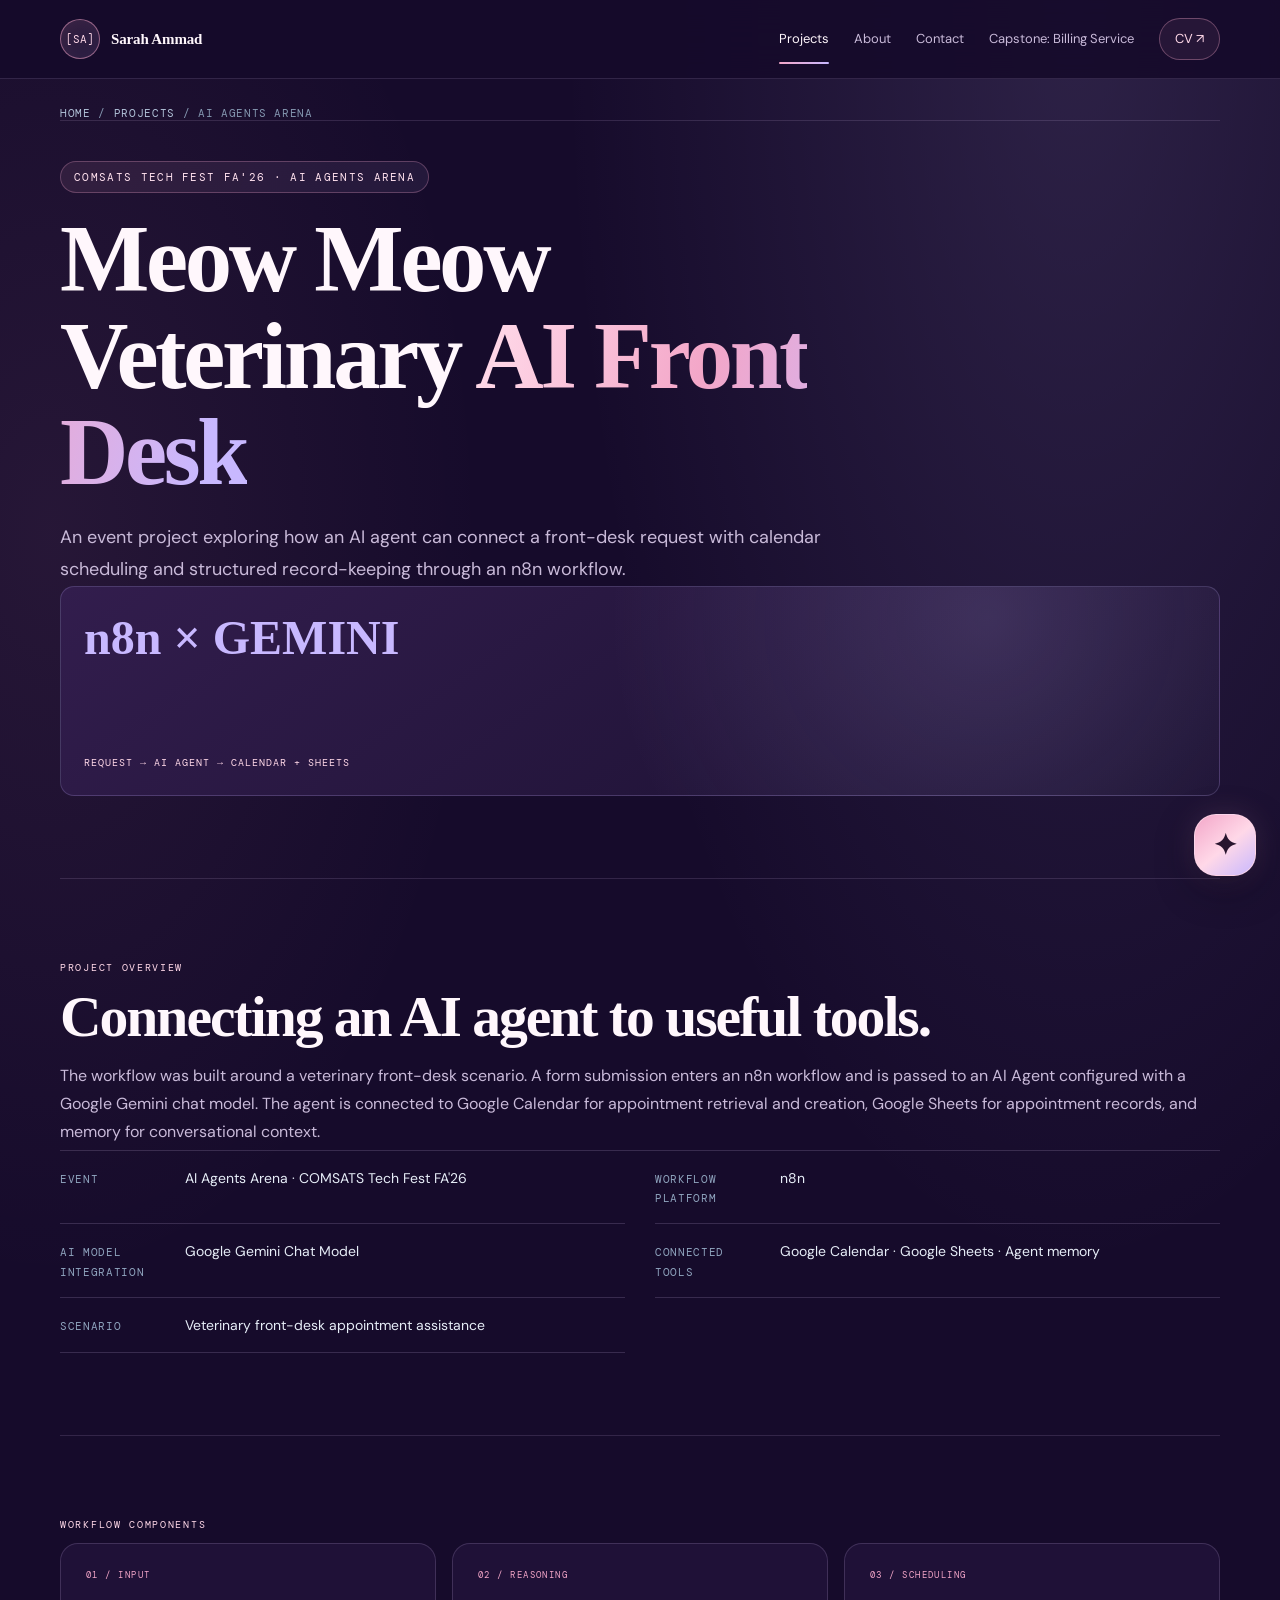
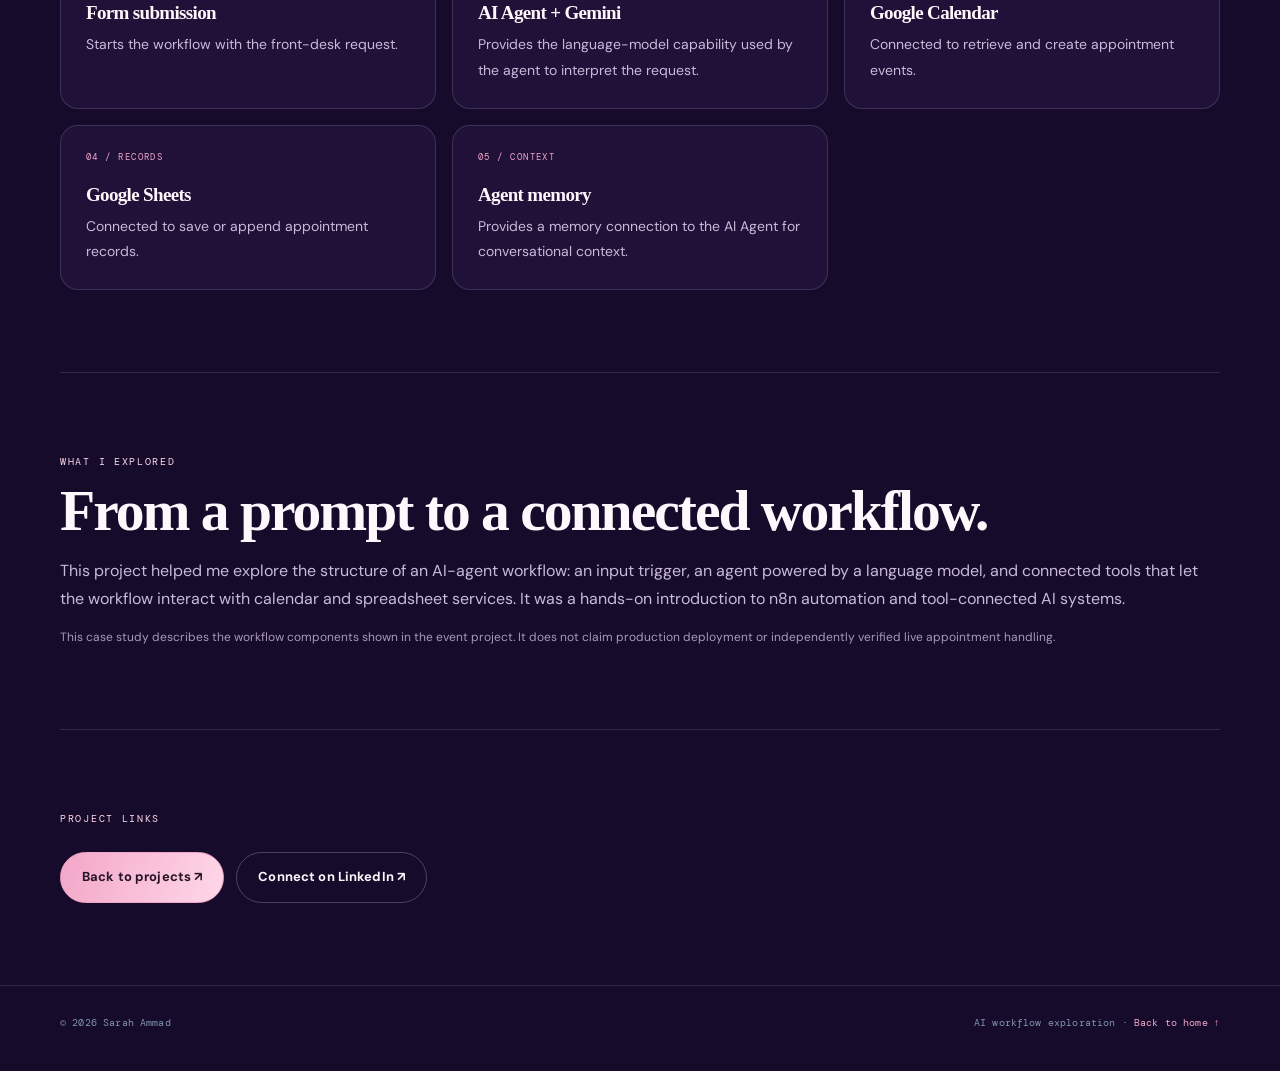
<file: project-ai-agents-arena.html>
<!DOCTYPE html>
<html lang="en"><head><meta charset="UTF-8"><meta name="viewport" content="width=device-width, initial-scale=1.0"><meta name="theme-color" content="#160b2b">
<title>AI Agents Arena — Veterinary Front Desk Workflow | Sarah Ammad</title>
<meta name="description" content="An n8n AI-agent workflow explored at COMSATS Tech Fest FA'26, connecting Google Gemini, Google Calendar, Google Sheets, and agent memory for a veterinary front desk scenario.">
<meta property="og:title" content="AI Agents Arena — Veterinary Front Desk Workflow"><meta property="og:description" content="Exploring AI agents and workflow automation with n8n and Google Gemini at COMSATS Tech Fest FA'26."><meta property="og:type" content="website"><meta property="og:url" content="https://sarahammadai.github.io/project-ai-agents-arena.html"><meta property="og:image" content="https://sarahammadai.github.io/social-card.svg">
<link rel="icon" type="image/svg+xml" href="favicon.svg"><link rel="stylesheet" href="style.css"><link rel="stylesheet" href="chatbot.css"></head>
<body><a class="skip-link" href="#main-content">Skip to content</a>
<nav><div class="wrap nav-inner"><div class="brand"><a href="index.html"><span class="mark">[SA]</span> Sarah Ammad</a></div><button class="nav-toggle" aria-label="Toggle navigation" aria-expanded="false"><span></span>Menu</button><div class="nav-links"><a href="projects.html" class="current">Projects</a><a href="about.html">About</a><a href="contact.html">Contact</a><a href="capstone.html">Capstone: Billing Service</a><a href="cv.pdf" class="nav-cv" target="_blank" rel="noopener noreferrer">CV ↗</a></div></div></nav>
<main class="wrap" id="main-content"><p class="crumb"><a href="index.html">Home</a> / <a href="projects.html">Projects</a> / AI Agents Arena</p>
<section class="case-header"><p class="kicker">COMSATS Tech Fest FA'26 · AI Agents Arena</p><h1>Meow Meow Veterinary <span class="highlight">AI Front Desk</span></h1><p class="subtitle">An event project exploring how an AI agent can connect a front-desk request with calendar scheduling and structured record-keeping through an n8n workflow.</p>
<div class="project-art agent-art" aria-label="Workflow concept: form submission to AI agent, calendar and spreadsheet"><span>n8n × GEMINI</span><span>REQUEST → AI AGENT → CALENDAR + SHEETS</span></div></section>
<section><p class="kicker">Project overview</p><h2>Connecting an AI agent to useful tools.</h2><p>The workflow was built around a veterinary front-desk scenario. A form submission enters an n8n workflow and is passed to an AI Agent configured with a Google Gemini chat model. The agent is connected to Google Calendar for appointment retrieval and creation, Google Sheets for appointment records, and memory for conversational context.</p>
<div class="spec"><div class="spec-row"><dt>Event</dt><dd>AI Agents Arena · COMSATS Tech Fest FA'26</dd></div><div class="spec-row"><dt>Workflow platform</dt><dd>n8n</dd></div><div class="spec-row"><dt>AI model integration</dt><dd>Google Gemini Chat Model</dd></div><div class="spec-row"><dt>Connected tools</dt><dd>Google Calendar · Google Sheets · Agent memory</dd></div><div class="spec-row"><dt>Scenario</dt><dd>Veterinary front-desk appointment assistance</dd></div></div></section>
<section><p class="kicker">Workflow components</p><div class="approach-grid">
<article class="approach-card"><span class="approach-number">01 / INPUT</span><h3>Form submission</h3><p>Starts the workflow with the front-desk request.</p></article>
<article class="approach-card"><span class="approach-number">02 / REASONING</span><h3>AI Agent + Gemini</h3><p>Provides the language-model capability used by the agent to interpret the request.</p></article>
<article class="approach-card"><span class="approach-number">03 / SCHEDULING</span><h3>Google Calendar</h3><p>Connected to retrieve and create appointment events.</p></article>
<article class="approach-card"><span class="approach-number">04 / RECORDS</span><h3>Google Sheets</h3><p>Connected to save or append appointment records.</p></article>
<article class="approach-card"><span class="approach-number">05 / CONTEXT</span><h3>Agent memory</h3><p>Provides a memory connection to the AI Agent for conversational context.</p></article>
</div></section>
<section><p class="kicker">What I explored</p><h2>From a prompt to a connected workflow.</h2><p>This project helped me explore the structure of an AI-agent workflow: an input trigger, an agent powered by a language model, and connected tools that let the workflow interact with calendar and spreadsheet services. It was a hands-on introduction to n8n automation and tool-connected AI systems.</p><p class="project-note">This case study describes the workflow components shown in the event project. It does not claim production deployment or independently verified live appointment handling.</p></section>
<section><p class="kicker">Project links</p><div class="actions"><a class="btn" href="projects.html">Back to projects ↗</a><a class="btn secondary" href="https://www.linkedin.com/in/sarah-ammad-16024138a/" target="_blank" rel="noopener noreferrer">Connect on LinkedIn ↗</a></div></section>
</main><footer><div class="wrap"><span>© 2026 Sarah Ammad</span><span>AI workflow exploration · <a href="index.html">Back to home ↑</a></span></div></footer><script src="app.js"></script><script src="chatbot.js" defer></script></body></html>
</file>
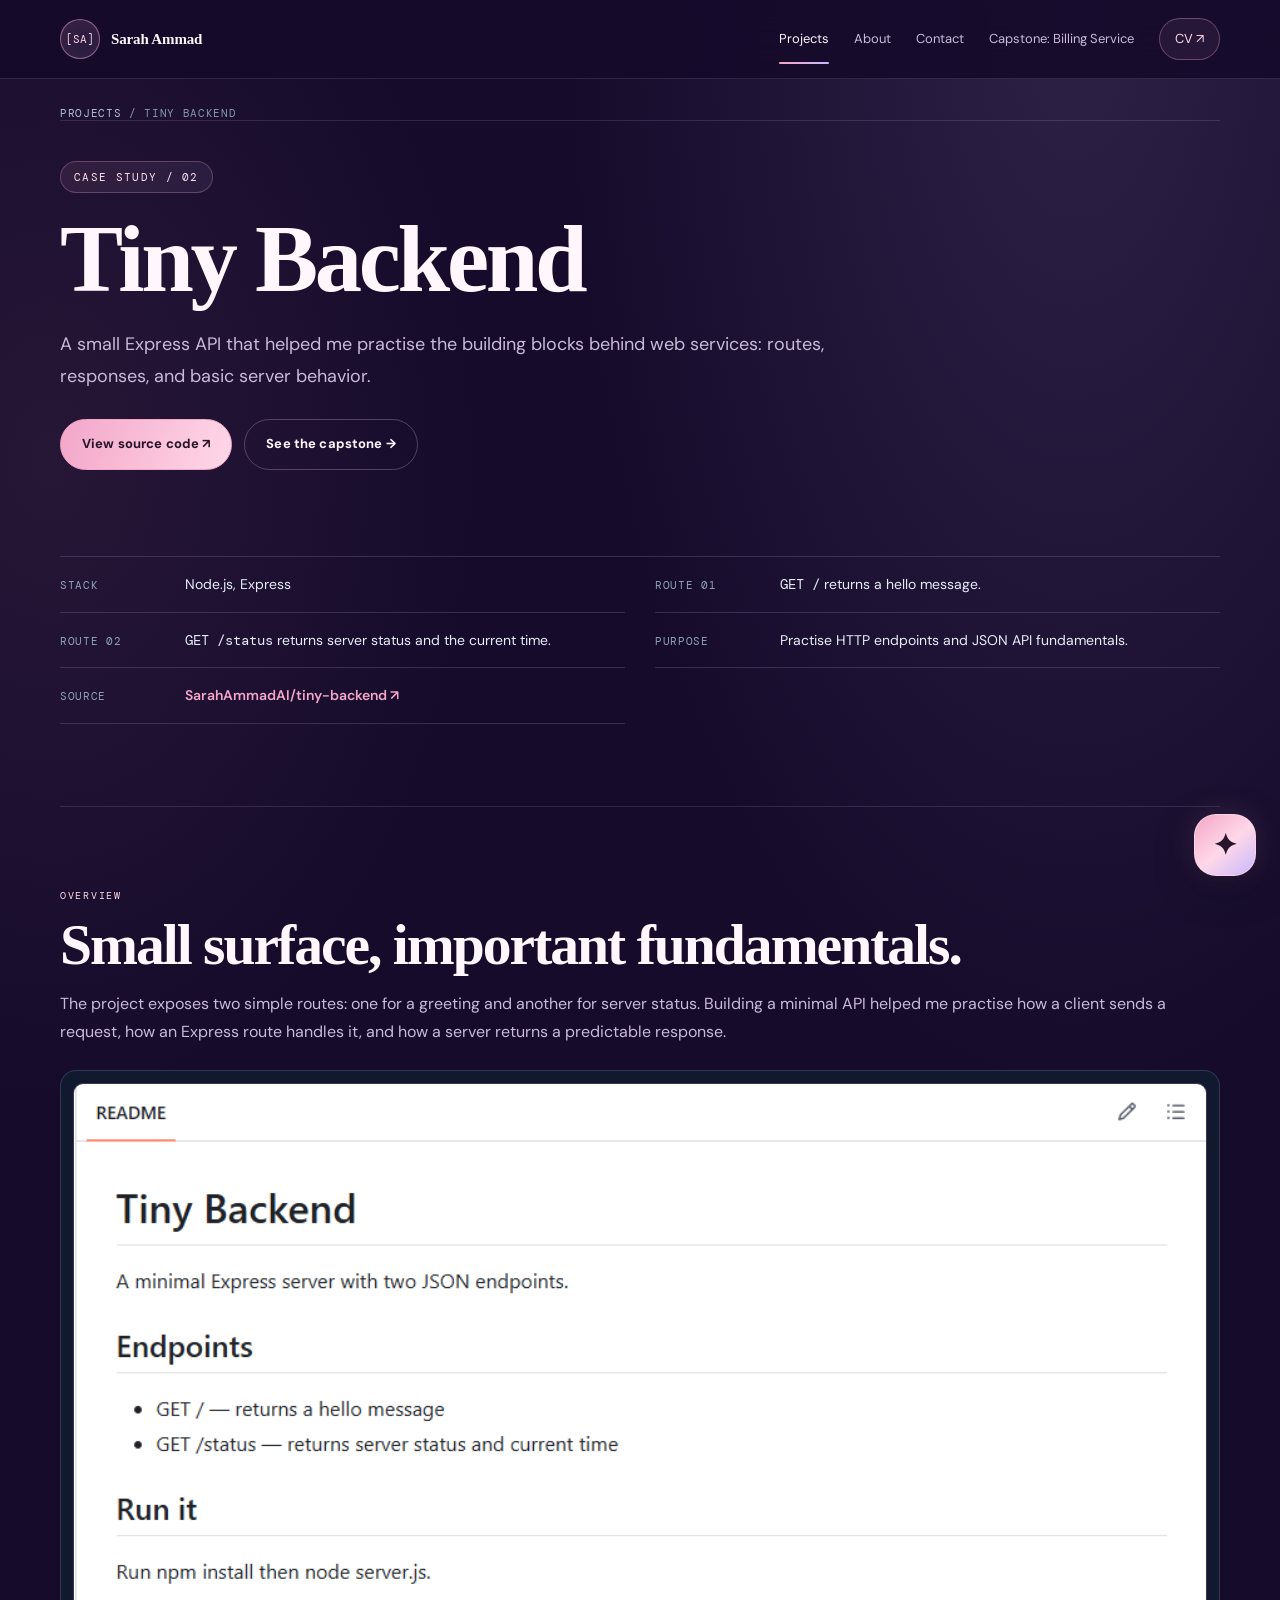
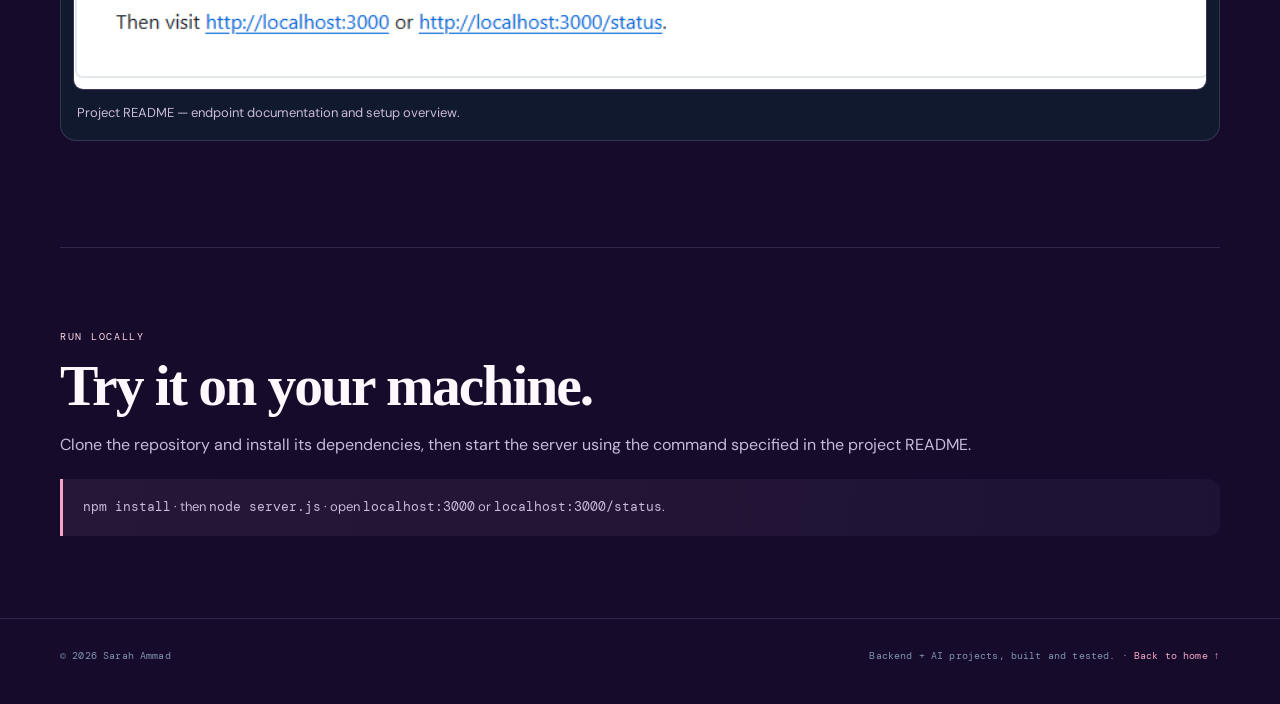
<file: project-backend.html>
<!DOCTYPE html><html lang="en"><head><meta charset="UTF-8">
<meta name="viewport" content="width=device-width, initial-scale=1.0">
<meta name="theme-color" content="#160b2b">
<title>Tiny Backend — Sarah Ammad</title>
<meta name="description" content="A Node.js and Express API project by Sarah Ammad exploring routes, JSON responses, and backend fundamentals.">
<meta property="og:title" content="Tiny Backend — Sarah Ammad">
<meta property="og:description" content="A Node.js and Express API project by Sarah Ammad exploring routes, JSON responses, and backend fundamentals.">
<meta property="og:type" content="website">
<meta property="og:url" content="https://sarahammadai.github.io/project-backend.html">
<meta property="og:image" content="https://sarahammadai.github.io/social-card.svg">
<meta property="og:image:alt" content="Sarah Ammad — AI and software portfolio">
<meta property="og:site_name" content="Sarah Ammad Portfolio">
<meta name="twitter:card" content="summary_large_image">
<meta name="twitter:title" content="Project Backend — Sarah Ammad">
<meta name="twitter:description" content="Projects and practical learning in software engineering, backend development, and applied AI.">
<meta name="twitter:image" content="https://sarahammadai.github.io/social-card.svg">
<link rel="icon" type="image/svg+xml" href="favicon.svg">
<link rel="stylesheet" href="style.css"><link rel="stylesheet" href="chatbot.css"></head><body><a class="skip-link" href="#main-content">Skip to content</a><nav><div class="wrap nav-inner"><div class="brand"><a href="index.html"><span class="mark">[SA]</span> Sarah Ammad</a></div><button class="nav-toggle" aria-label="Toggle navigation" aria-expanded="false"><span></span>Menu</button><div class="nav-links"><a href="projects.html" class="current">Projects</a><a href="about.html" >About</a><a href="contact.html" >Contact</a><a href="capstone.html" >Capstone: Billing Service</a><a href="cv.pdf" class="nav-cv" target="_blank" rel="noopener noreferrer">CV ↗</a></div></div></nav><main class="wrap" id="main-content"><p class="crumb"><a href="projects.html">Projects</a> / Tiny Backend</p><section class="case-header"><p class="kicker">Case study / 02</p><h1>Tiny Backend</h1><p class="subtitle">A small Express API that helped me practise the building blocks behind web services: routes, responses, and basic server behavior.</p><div class="actions"><a class="btn" href="https://github.com/SarahAmmadAI/tiny-backend" target="_blank" rel="noopener noreferrer">View source code ↗</a><a class="btn secondary" href="capstone.html">See the capstone →</a></div></section><section style="padding-top:0;border-top:0"><dl class="spec"><div class="spec-row"><dt>Stack</dt><dd>Node.js, Express</dd></div><div class="spec-row"><dt>Route 01</dt><dd><code>GET /</code> returns a hello message.</dd></div><div class="spec-row"><dt>Route 02</dt><dd><code>GET /status</code> returns server status and the current time.</dd></div><div class="spec-row"><dt>Purpose</dt><dd>Practise HTTP endpoints and JSON API fundamentals.</dd></div><div class="spec-row"><dt>Source</dt><dd><a href="https://github.com/SarahAmmadAI/tiny-backend" target="_blank" rel="noopener noreferrer">SarahAmmadAI/tiny-backend ↗</a></dd></div></dl></section><section><p class="kicker">Overview</p><h2>Small surface, important fundamentals.</h2><p>The project exposes two simple routes: one for a greeting and another for server status. Building a minimal API helped me practise how a client sends a request, how an Express route handles it, and how a server returns a predictable response.</p><figure class="shot"><img src="backend-readme.png" alt="Tiny Backend README documenting the API endpoints and setup instructions" loading="lazy"><figcaption>Project README — endpoint documentation and setup overview.</figcaption></figure></section><section><p class="kicker">Run locally</p><h2>Try it on your machine.</h2><p>Clone the repository and install its dependencies, then start the server using the command specified in the project README.</p><div class="note"><code>npm install</code> · then <code>node server.js</code> · open <code>localhost:3000</code> or <code>localhost:3000/status</code>.</div></section></main><footer><div class="wrap"><span>© 2026 Sarah Ammad</span><span>Backend + AI projects, built and tested. · <a href="index.html">Back to home ↑</a></span></div></footer><script data-goatcounter="https://sarahammad.goatcounter.com/count" async src="//gc.zgo.at/count.js"></script><script src="app.js"></script><script src="chatbot.js" defer></script></body></html>
</file>
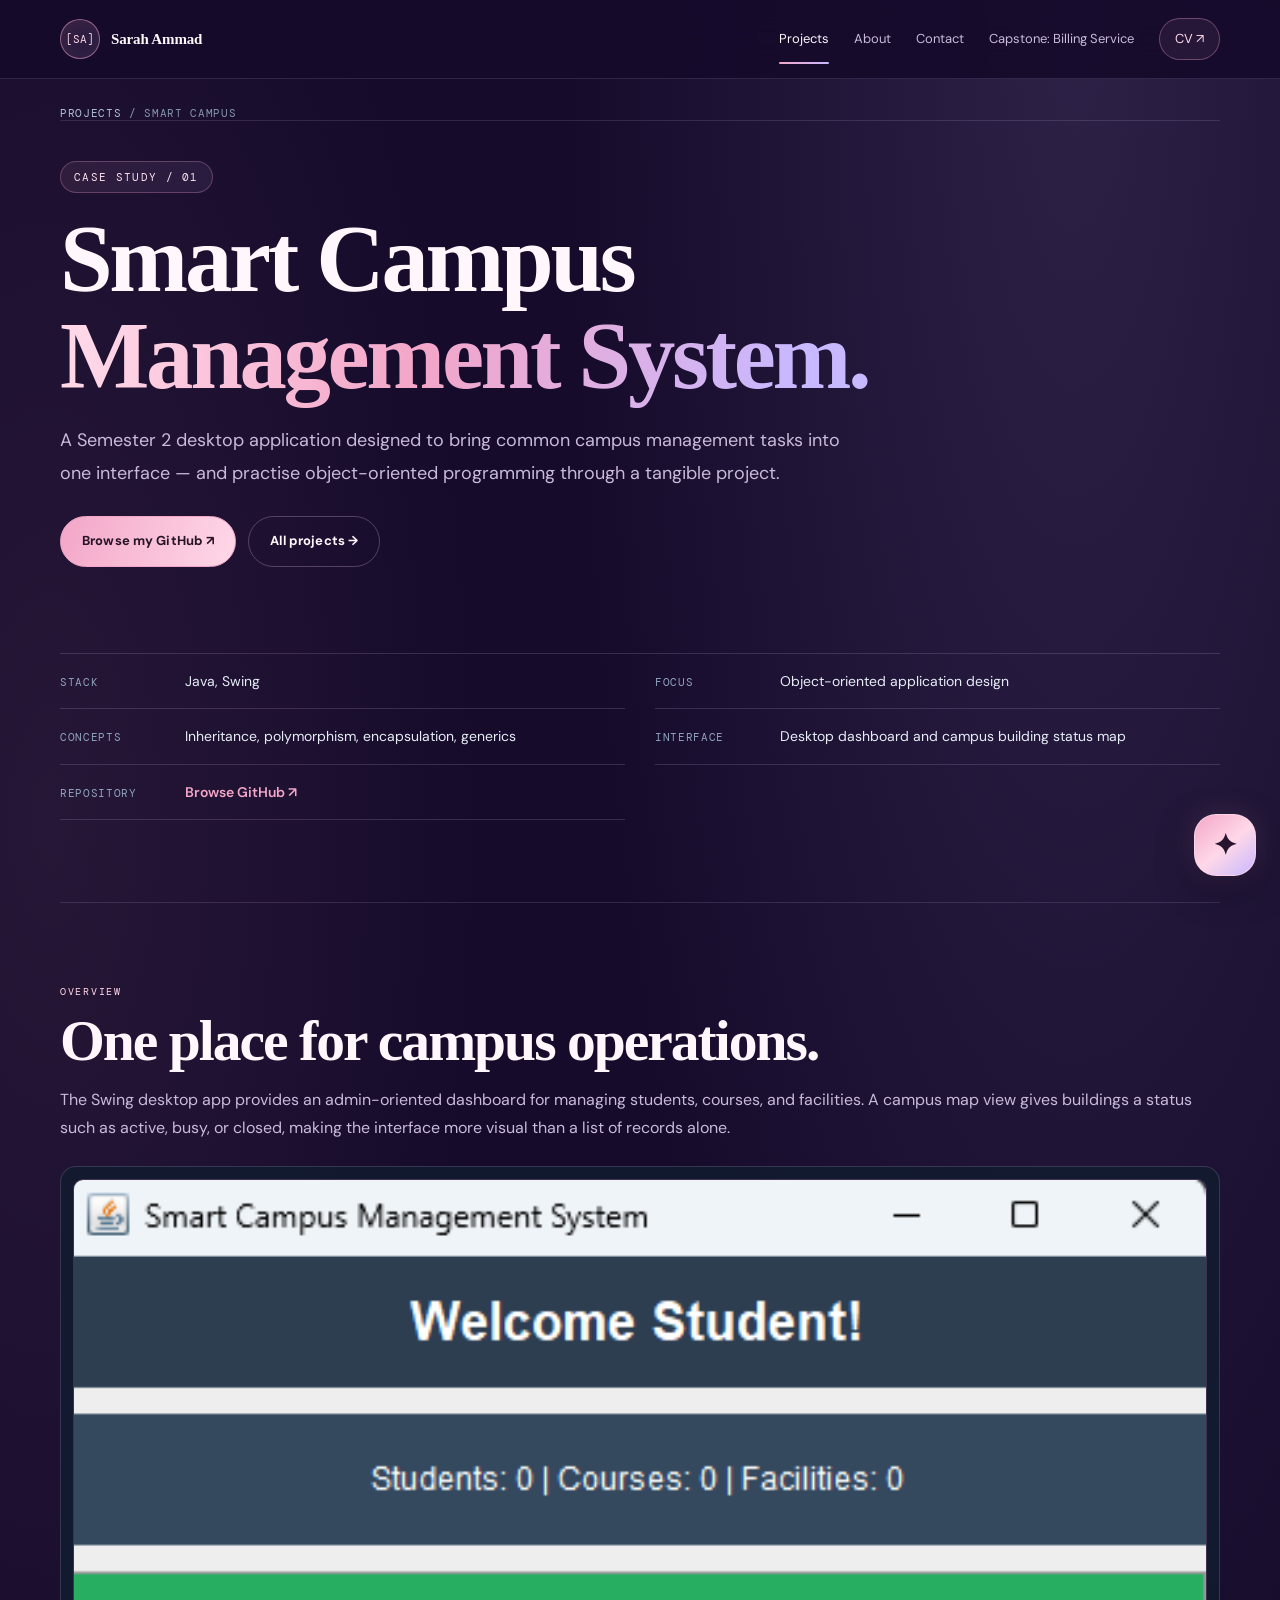
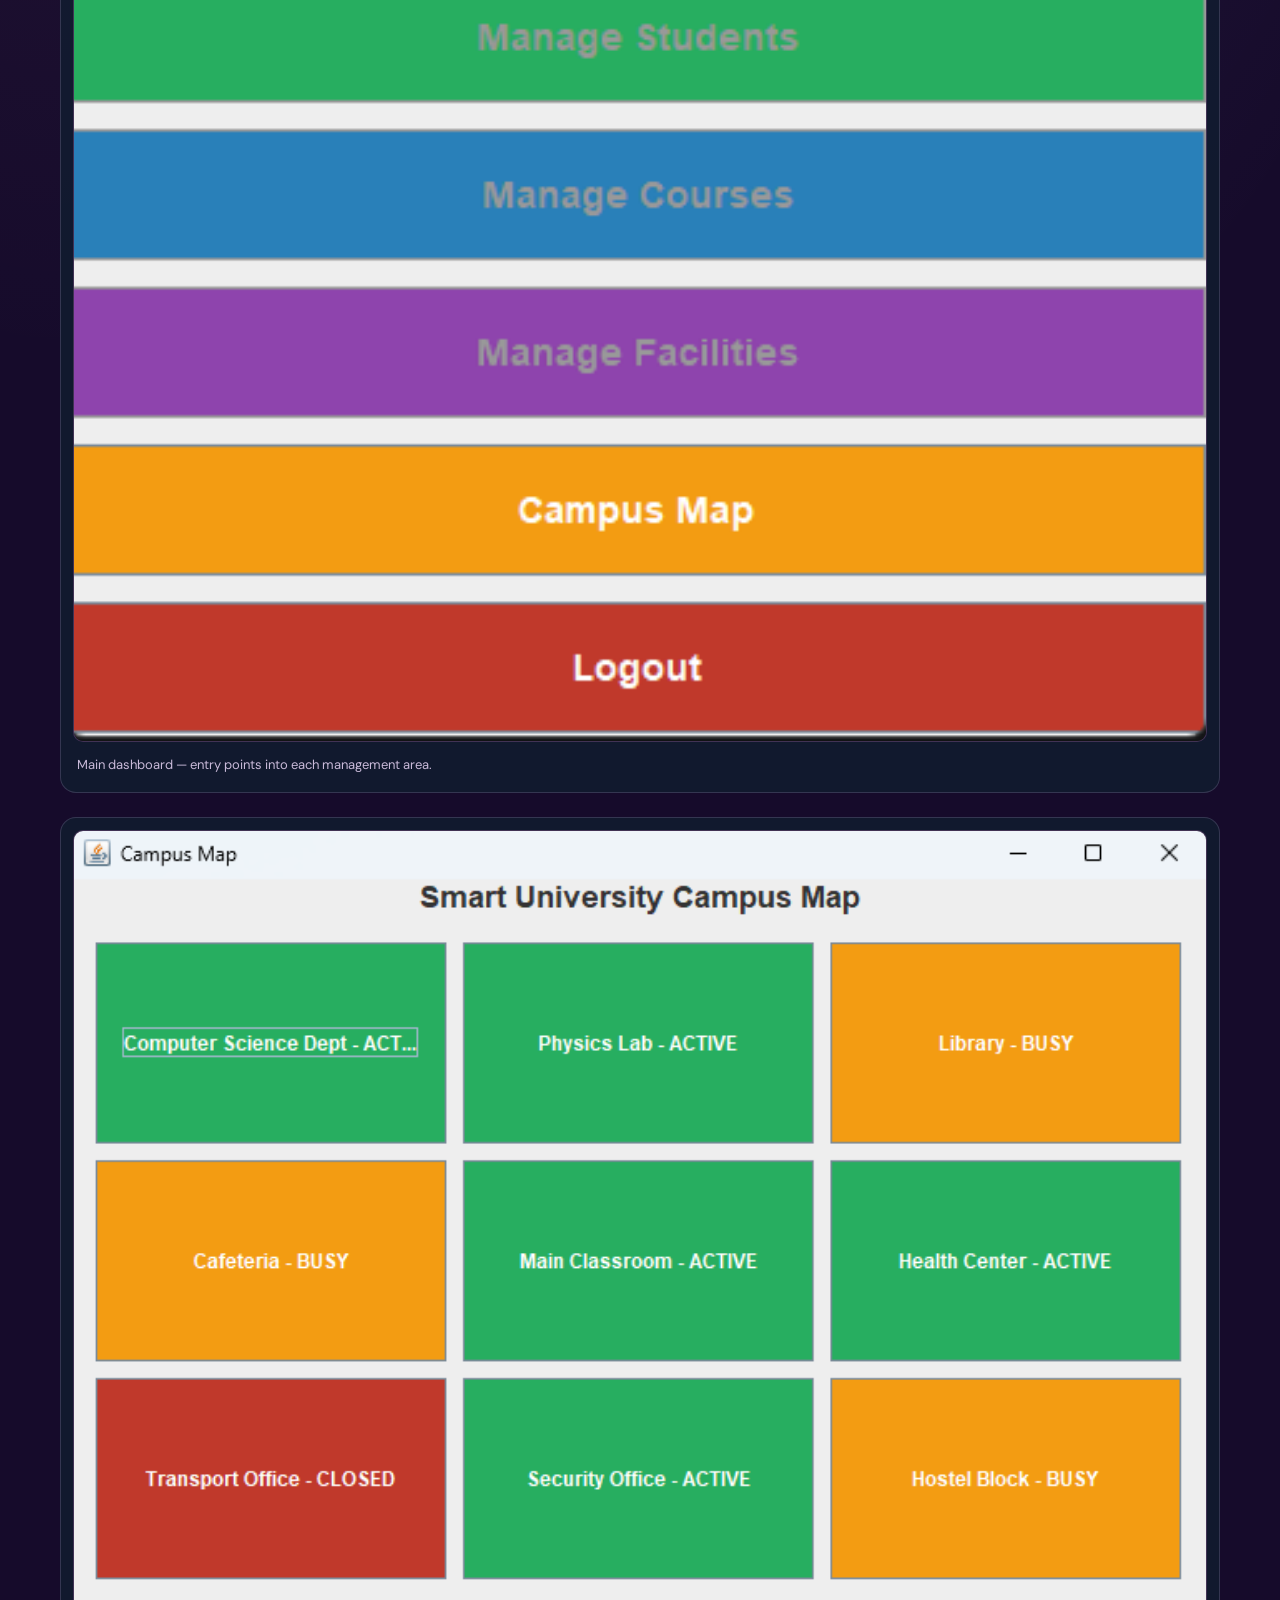
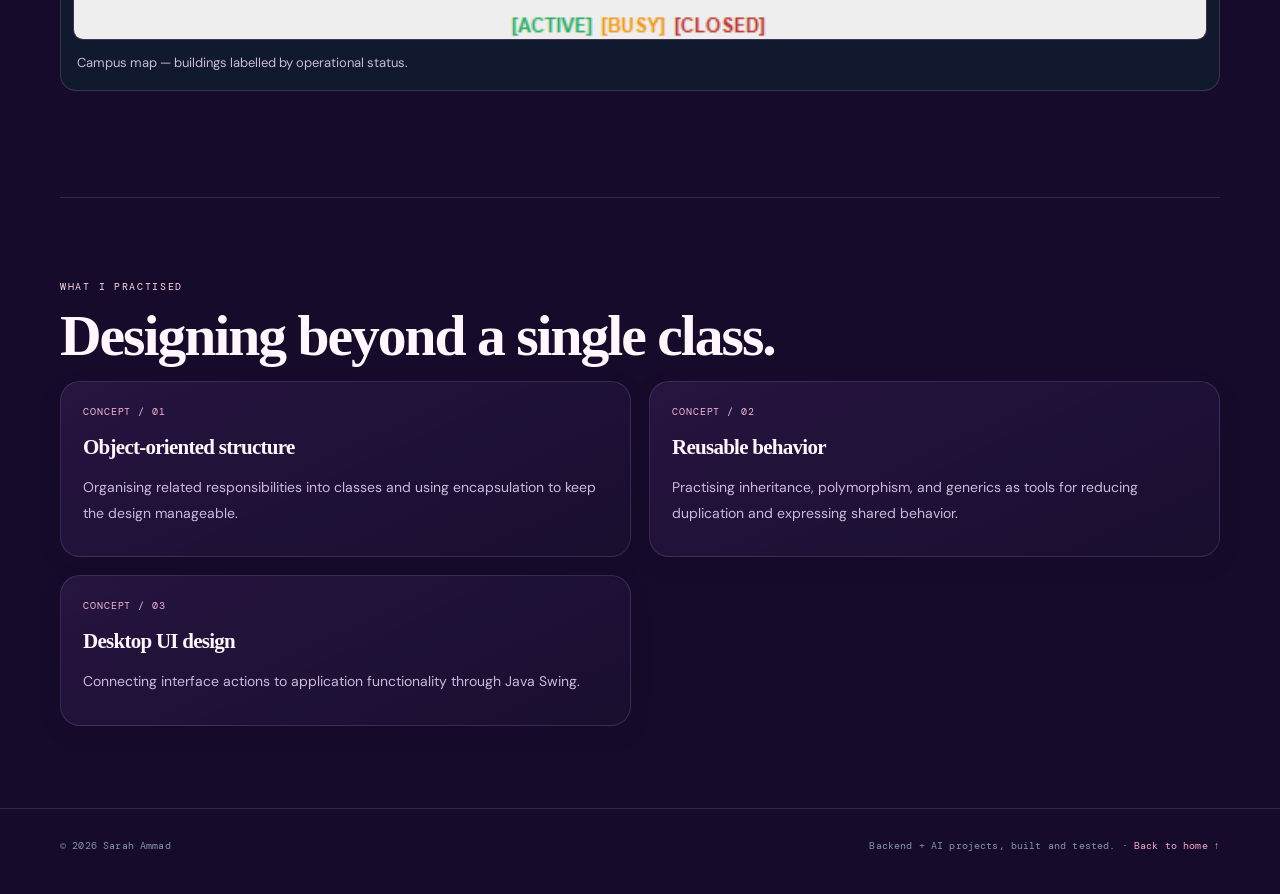
<file: project-campus.html>
<!DOCTYPE html><html lang="en"><head><meta charset="UTF-8">
<meta name="viewport" content="width=device-width, initial-scale=1.0">
<meta name="theme-color" content="#160b2b">
<title>Smart Campus Management System — Sarah Ammad</title>
<meta name="description" content="A Java Swing object-oriented desktop app by Sarah Ammad for managing students, courses, facilities, and campus building status.">
<meta property="og:title" content="Smart Campus Management System — Sarah Ammad">
<meta property="og:description" content="A Java Swing object-oriented desktop app by Sarah Ammad for managing students, courses, facilities, and campus building status.">
<meta property="og:type" content="website">
<meta property="og:url" content="https://sarahammadai.github.io/project-campus.html">
<meta property="og:image" content="https://sarahammadai.github.io/social-card.svg">
<meta property="og:image:alt" content="Sarah Ammad — AI and software portfolio">
<meta property="og:site_name" content="Sarah Ammad Portfolio">
<meta name="twitter:card" content="summary_large_image">
<meta name="twitter:title" content="Project Campus — Sarah Ammad">
<meta name="twitter:description" content="Projects and practical learning in software engineering, backend development, and applied AI.">
<meta name="twitter:image" content="https://sarahammadai.github.io/social-card.svg">
<link rel="icon" type="image/svg+xml" href="favicon.svg">
<link rel="stylesheet" href="style.css"><link rel="stylesheet" href="chatbot.css"></head><body><a class="skip-link" href="#main-content">Skip to content</a><nav><div class="wrap nav-inner"><div class="brand"><a href="index.html"><span class="mark">[SA]</span> Sarah Ammad</a></div><button class="nav-toggle" aria-label="Toggle navigation" aria-expanded="false"><span></span>Menu</button><div class="nav-links"><a href="projects.html" class="current">Projects</a><a href="about.html" >About</a><a href="contact.html" >Contact</a><a href="capstone.html" >Capstone: Billing Service</a><a href="cv.pdf" class="nav-cv" target="_blank" rel="noopener noreferrer">CV ↗</a></div></div></nav><main class="wrap" id="main-content"><p class="crumb"><a href="projects.html">Projects</a> / Smart Campus</p><section class="case-header"><p class="kicker">Case study / 01</p><h1>Smart Campus<br><span class="highlight">Management System.</span></h1><p class="subtitle">A Semester 2 desktop application designed to bring common campus management tasks into one interface — and practise object-oriented programming through a tangible project.</p><div class="actions"><a class="btn" href="https://github.com/SarahAmmadAI" target="_blank" rel="noopener noreferrer">Browse my GitHub ↗</a><a class="btn secondary" href="projects.html">All projects →</a></div></section><section style="padding-top:0;border-top:0"><dl class="spec"><div class="spec-row"><dt>Stack</dt><dd>Java, Swing</dd></div><div class="spec-row"><dt>Focus</dt><dd>Object-oriented application design</dd></div><div class="spec-row"><dt>Concepts</dt><dd>Inheritance, polymorphism, encapsulation, generics</dd></div><div class="spec-row"><dt>Interface</dt><dd>Desktop dashboard and campus building status map</dd></div><div class="spec-row"><dt>Repository</dt><dd><a href="https://github.com/SarahAmmadAI" target="_blank" rel="noopener noreferrer">Browse GitHub ↗</a></dd></div></dl></section><section><p class="kicker">Overview</p><h2>One place for campus operations.</h2><p>The Swing desktop app provides an admin-oriented dashboard for managing students, courses, and facilities. A campus map view gives buildings a status such as active, busy, or closed, making the interface more visual than a list of records alone.</p><div class="shots"><figure class="shot"><img src="campus-dashboard.png" alt="Smart Campus Management System dashboard with options to manage students, courses, facilities, and campus map" loading="lazy"><figcaption>Main dashboard — entry points into each management area.</figcaption></figure><figure class="shot"><img src="campus-map.png" alt="Campus map screen displaying building statuses for the computer science department, physics lab, library, cafeteria, and transport office" loading="lazy"><figcaption>Campus map — buildings labelled by operational status.</figcaption></figure></div></section><section><p class="kicker">What I practised</p><h2>Designing beyond a single class.</h2><div class="project-list"><article class="project-row"><div class="stack">Concept / 01</div><h3>Object-oriented structure</h3><p>Organising related responsibilities into classes and using encapsulation to keep the design manageable.</p></article><article class="project-row"><div class="stack">Concept / 02</div><h3>Reusable behavior</h3><p>Practising inheritance, polymorphism, and generics as tools for reducing duplication and expressing shared behavior.</p></article><article class="project-row"><div class="stack">Concept / 03</div><h3>Desktop UI design</h3><p>Connecting interface actions to application functionality through Java Swing.</p></article></div></section></main><footer><div class="wrap"><span>© 2026 Sarah Ammad</span><span>Backend + AI projects, built and tested. · <a href="index.html">Back to home ↑</a></span></div></footer><script data-goatcounter="https://sarahammad.goatcounter.com/count" async src="//gc.zgo.at/count.js"></script><script src="app.js"></script><script src="chatbot.js" defer></script></body></html>
</file>
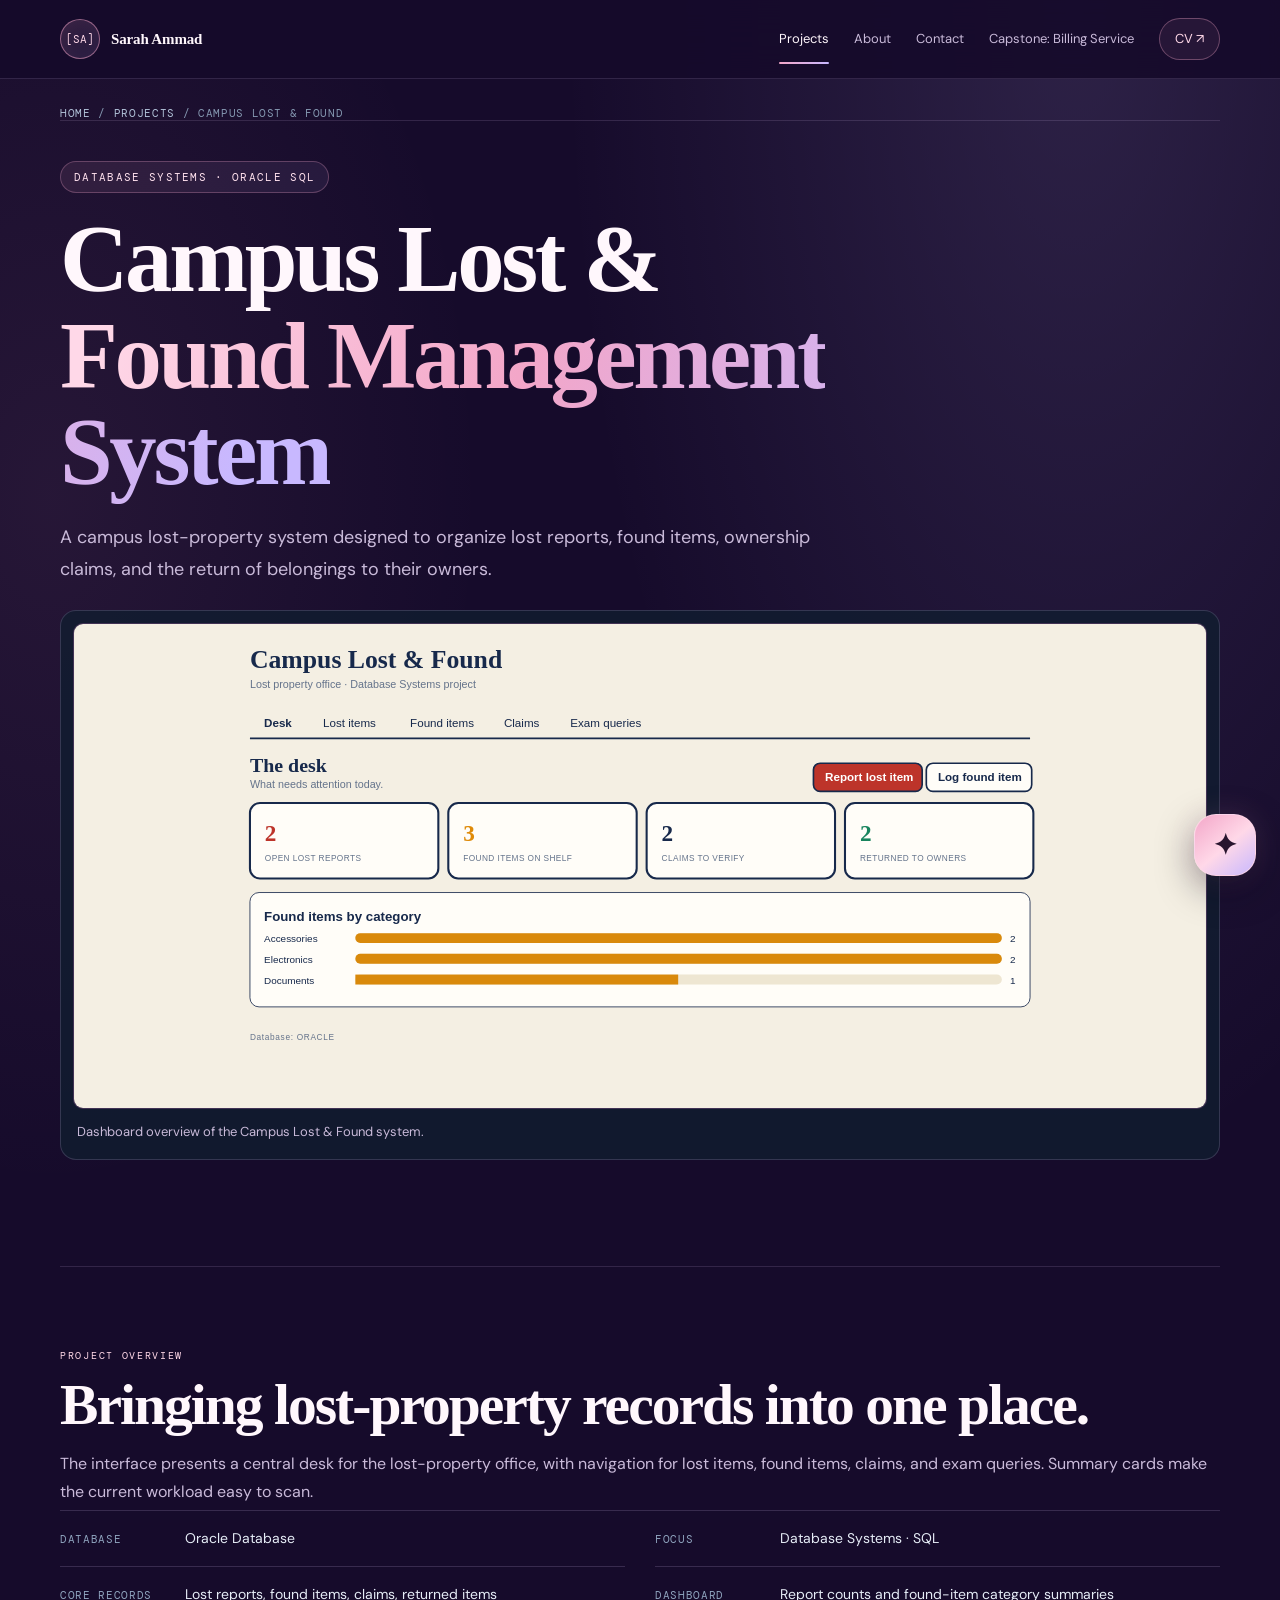
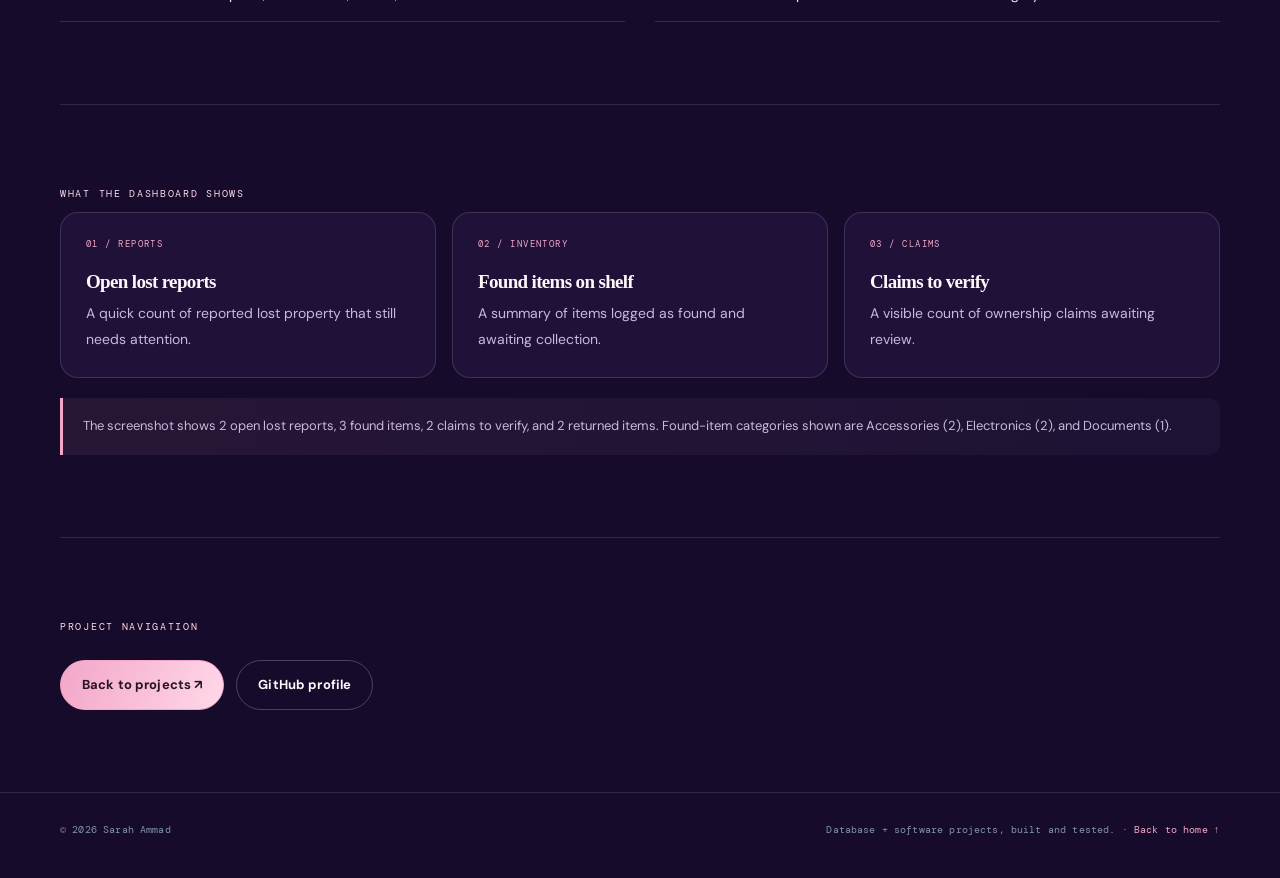
<file: project-lost-found.html>
<!DOCTYPE html><html lang="en"><head><meta charset="UTF-8"><meta name="viewport" content="width=device-width, initial-scale=1.0"><meta name="theme-color" content="#160b2b"><meta name="description" content="A database systems project for managing campus lost and found reports, claims, and returned property."><meta property="og:title" content="Campus Lost &amp; Found Management System — Sarah Ammad"><meta property="og:description" content="An Oracle SQL database project with a dashboard for lost reports, found items, claims, and returned property."><meta property="og:type" content="website"><meta property="og:url" content="https://sarahammadai.github.io/project-lost-found.html"><meta property="og:image" content="https://sarahammadai.github.io/social-card.svg"><link rel="icon" type="image/svg+xml" href="favicon.svg"><link rel="stylesheet" href="style.css"><link rel="stylesheet" href="chatbot.css"><title>Campus Lost &amp; Found Management System — Sarah Ammad</title></head><body><a class="skip-link" href="#main-content">Skip to content</a><nav><div class="wrap nav-inner"><div class="brand"><a href="index.html"><span class="mark">[SA]</span> Sarah Ammad</a></div><button class="nav-toggle" aria-label="Toggle navigation" aria-expanded="false"><span></span>Menu</button><div class="nav-links"><a href="projects.html" class="current">Projects</a><a href="about.html">About</a><a href="contact.html">Contact</a><a href="capstone.html">Capstone: Billing Service</a><a href="cv.pdf" class="nav-cv" target="_blank" rel="noopener noreferrer">CV ↗</a></div></div></nav><main class="wrap" id="main-content"><p class="crumb"><a href="index.html">Home</a> / <a href="projects.html">Projects</a> / Campus Lost &amp; Found</p><section class="case-header"><p class="kicker">Database Systems · Oracle SQL</p><h1>Campus Lost &amp; <span class="highlight">Found Management System</span></h1><p class="subtitle">A campus lost-property system designed to organize lost reports, found items, ownership claims, and the return of belongings to their owners.</p><figure class="shot"><img src="lost-found-dashboard.svg" alt="Campus Lost &amp; Found dashboard showing two open lost reports, three found items, two claims to verify, two returned items, and category totals"><figcaption>Dashboard overview of the Campus Lost &amp; Found system.</figcaption></figure></section><section><p class="kicker">Project overview</p><h2>Bringing lost-property records into one place.</h2><p>The interface presents a central desk for the lost-property office, with navigation for lost items, found items, claims, and exam queries. Summary cards make the current workload easy to scan.</p><div class="spec"><div class="spec-row"><dt>Database</dt><dd>Oracle Database</dd></div><div class="spec-row"><dt>Focus</dt><dd>Database Systems · SQL</dd></div><div class="spec-row"><dt>Core records</dt><dd>Lost reports, found items, claims, returned items</dd></div><div class="spec-row"><dt>Dashboard</dt><dd>Report counts and found-item category summaries</dd></div></div></section><section><p class="kicker">What the dashboard shows</p><div class="approach-grid"><article class="approach-card"><span class="approach-number">01 / REPORTS</span><h3>Open lost reports</h3><p>A quick count of reported lost property that still needs attention.</p></article><article class="approach-card"><span class="approach-number">02 / INVENTORY</span><h3>Found items on shelf</h3><p>A summary of items logged as found and awaiting collection.</p></article><article class="approach-card"><span class="approach-number">03 / CLAIMS</span><h3>Claims to verify</h3><p>A visible count of ownership claims awaiting review.</p></article></div><div class="note">The screenshot shows 2 open lost reports, 3 found items, 2 claims to verify, and 2 returned items. Found-item categories shown are Accessories (2), Electronics (2), and Documents (1).</div></section><section><p class="kicker">Project navigation</p><div class="actions"><a class="btn" href="projects.html">Back to projects ↗</a><a class="btn secondary" href="https://github.com/SarahAmmadAI" target="_blank" rel="noopener noreferrer">GitHub profile</a></div></section></main><footer><div class="wrap"><span>© 2026 Sarah Ammad</span><span>Database + software projects, built and tested. · <a href="index.html">Back to home ↑</a></span></div></footer><script src="app.js"></script><script src="chatbot.js" defer></script></body></html>
</file>
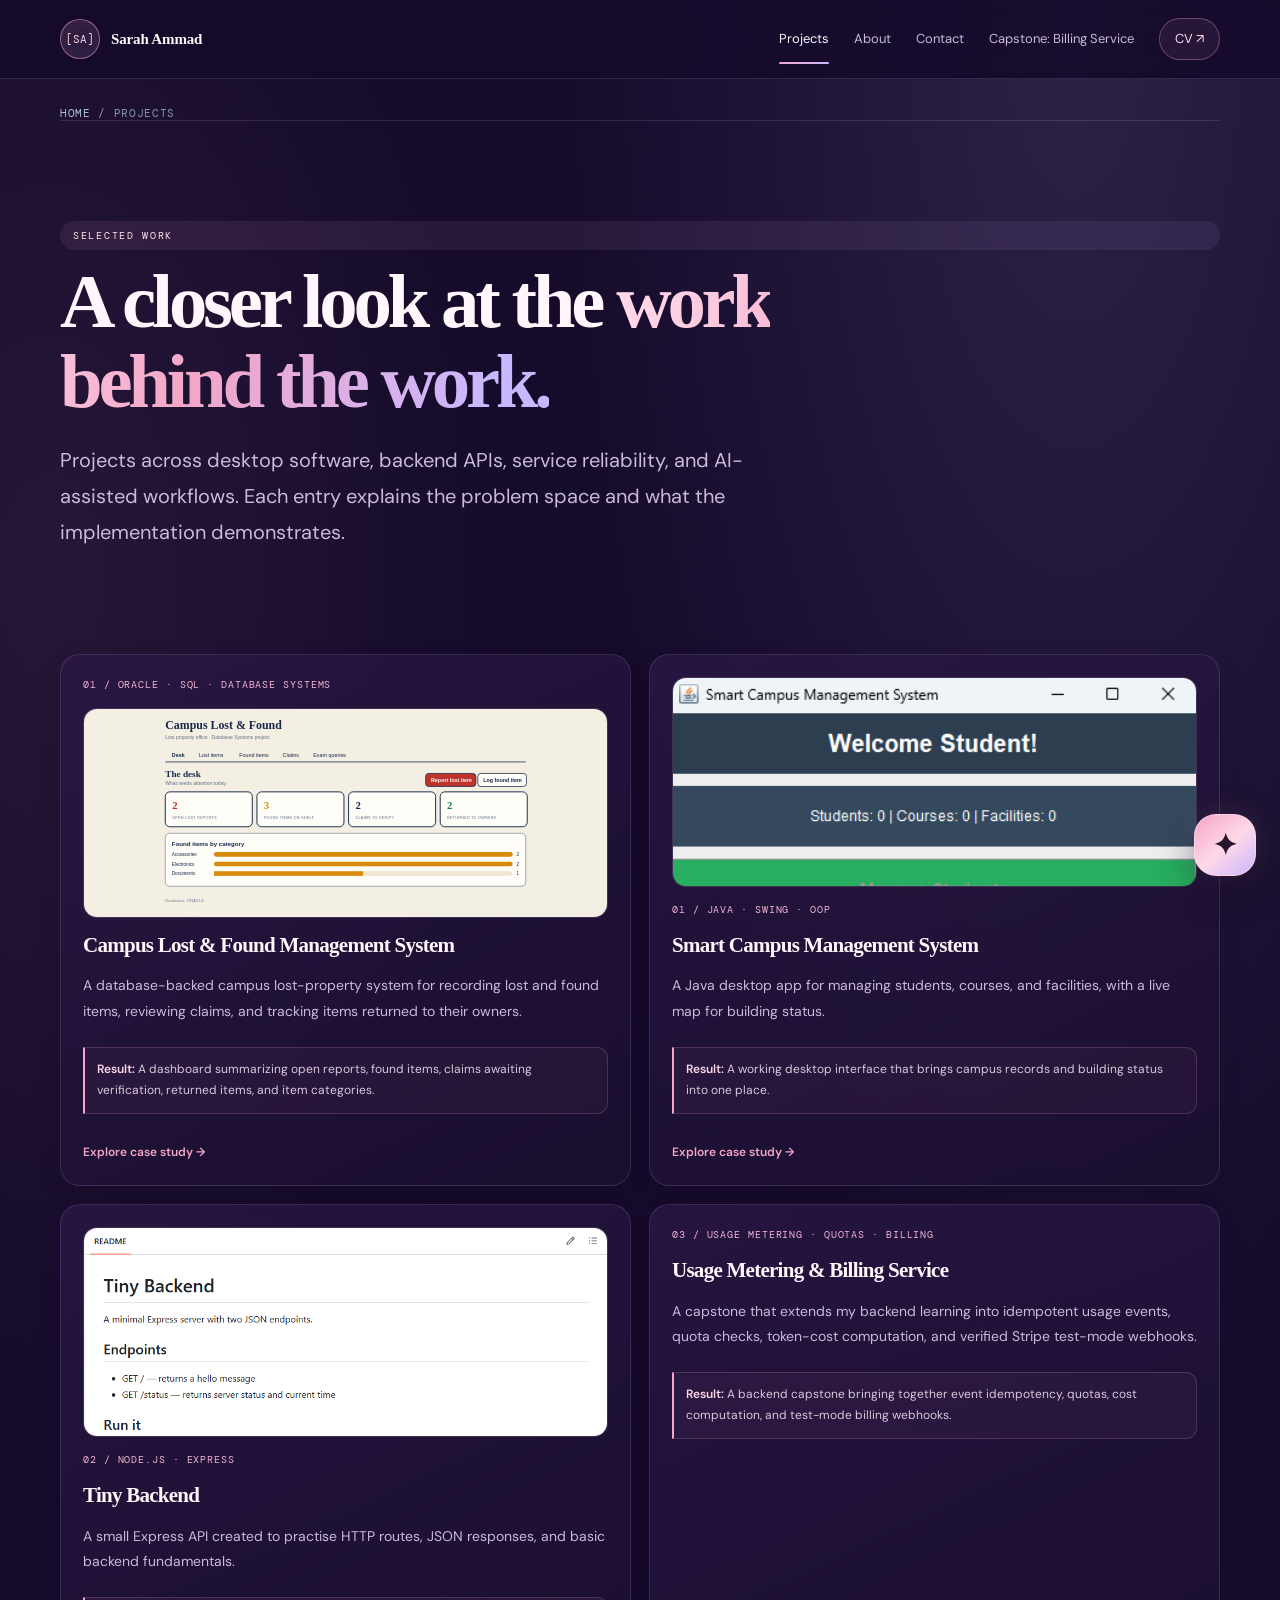
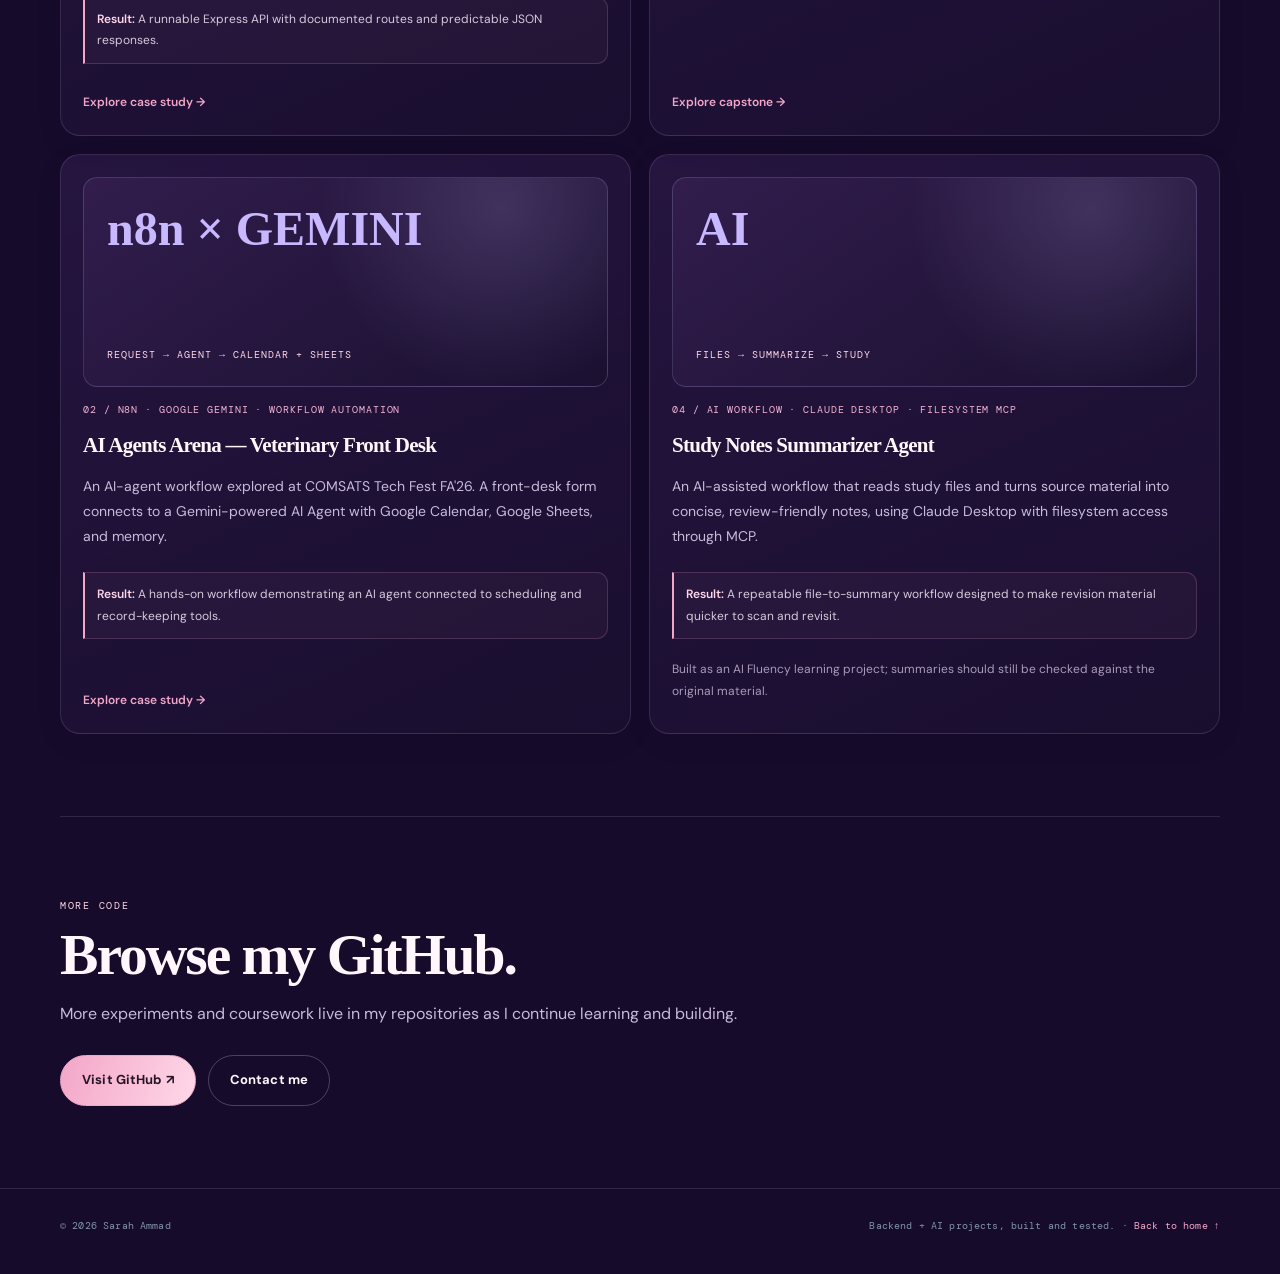
<file: projects.html>
<!DOCTYPE html><html lang="en"><head><meta charset="UTF-8">
<meta name="viewport" content="width=device-width, initial-scale=1.0">
<meta name="theme-color" content="#160b2b">
<title>Projects — Sarah Ammad</title>
<meta name="description" content="Explore Sarah Ammad’s software, database, backend, AI-agent, and workflow automation projects.">
<meta property="og:title" content="Projects — Sarah Ammad">
<meta property="og:description" content="Explore software and backend projects by Sarah Ammad, including a Java campus system, an Express API, and an AI fluency capstone.">
<meta property="og:type" content="website">
<meta property="og:url" content="https://sarahammadai.github.io/projects.html">
<meta property="og:image" content="https://sarahammadai.github.io/social-card.svg">
<meta property="og:image:alt" content="Sarah Ammad — AI and software portfolio">
<meta property="og:site_name" content="Sarah Ammad Portfolio">
<meta name="twitter:card" content="summary_large_image">
<meta name="twitter:title" content="Projects — Sarah Ammad">
<meta name="twitter:description" content="Projects and practical learning in software engineering, backend development, applied AI, and workflow automation.">
<meta name="twitter:image" content="https://sarahammadai.github.io/social-card.svg">
<link rel="icon" type="image/svg+xml" href="favicon.svg">
<link rel="stylesheet" href="style.css"><link rel="stylesheet" href="chatbot.css"></head><body><a class="skip-link" href="#main-content">Skip to content</a><nav><div class="wrap nav-inner"><div class="brand"><a href="index.html"><span class="mark">[SA]</span> Sarah Ammad</a></div><button class="nav-toggle" aria-label="Toggle navigation" aria-expanded="false"><span></span>Menu</button><div class="nav-links"><a href="projects.html" class="current">Projects</a><a href="about.html" >About</a><a href="contact.html" >Contact</a><a href="capstone.html" >Capstone: Billing Service</a><a href="cv.pdf" class="nav-cv" target="_blank" rel="noopener noreferrer">CV ↗</a></div></div></nav><main class="wrap" id="main-content"><p class="crumb"><a href="index.html">Home</a> / Projects</p><section class="hero"><p class="kicker">Selected work</p><h1>A closer look at the <span class="highlight">work behind the work.</span></h1><p class="claim">Projects across desktop software, backend APIs, service reliability, and AI-assisted workflows. Each entry explains the problem space and what the implementation demonstrates.</p></section><section class="projects-showcase" style="padding-top:0;border-top:0"><div class="project-list"><article class="project-row" id="lost-found"><div class="stack">01 / Oracle · SQL · Database Systems</div>
<img src="lost-found-dashboard.svg" alt="Campus Lost &amp; Found dashboard showing reports, claims, returned items, and category statistics" loading="lazy">
<h3>Campus Lost &amp; Found Management System</h3>
<p>A database-backed campus lost-property system for recording lost and found items, reviewing claims, and tracking items returned to their owners.</p>
<p class="project-result"><strong>Result:</strong> A dashboard summarizing open reports, found items, claims awaiting verification, returned items, and item categories.</p>
<a href="project-lost-found.html">Explore case study →</a></article><article class="project-row"><img src="campus-dashboard.png" alt="Smart Campus Management System dashboard" loading="lazy"><div class="stack">01 / Java · Swing · OOP</div><h3>Smart Campus Management System</h3><p>A Java desktop app for managing students, courses, and facilities, with a live map for building status.</p><p class="project-result"><strong>Result:</strong> A working desktop interface that brings campus records and building status into one place.</p><a href="project-campus.html">Explore case study →</a></article><article class="project-row"><img src="backend-readme.png" alt="Tiny Backend README and API overview" loading="lazy"><div class="stack">02 / Node.js · Express</div><h3>Tiny Backend</h3><p>A small Express API created to practise HTTP routes, JSON responses, and basic backend fundamentals.</p><p class="project-result"><strong>Result:</strong> A runnable Express API with documented routes and predictable JSON responses.</p><a href="project-backend.html">Explore case study →</a></article><article class="project-row"><div class="stack">03 / Usage metering · Quotas · Billing</div><h3>Usage Metering &amp; Billing Service</h3><p>A capstone that extends my backend learning into idempotent usage events, quota checks, token-cost computation, and verified Stripe test-mode webhooks.</p><p class="project-result"><strong>Result:</strong> A backend capstone bringing together event idempotency, quotas, cost computation, and test-mode billing webhooks.</p><a href="capstone.html">Explore capstone →</a></article><article class="project-row" id="ai-agents-arena"><div class="project-art agent-art" aria-hidden="true"><span>n8n × GEMINI</span><span>REQUEST → AGENT → CALENDAR + SHEETS</span></div><div class="stack">02 / n8n · Google Gemini · Workflow Automation</div><h3>AI Agents Arena — Veterinary Front Desk</h3><p>An AI-agent workflow explored at COMSATS Tech Fest FA'26. A front-desk form connects to a Gemini-powered AI Agent with Google Calendar, Google Sheets, and memory.</p><p class="project-result"><strong>Result:</strong> A hands-on workflow demonstrating an AI agent connected to scheduling and record-keeping tools.</p><a href="project-ai-agents-arena.html">Explore case study →</a></article><article class="project-row" id="study-notes-agent"><div class="project-art agent-art" aria-hidden="true"><span>AI</span><span>FILES → SUMMARIZE → STUDY</span></div><div class="stack">04 / AI workflow · Claude Desktop · Filesystem MCP</div><h3>Study Notes Summarizer Agent</h3><p>An AI-assisted workflow that reads study files and turns source material into concise, review-friendly notes, using Claude Desktop with filesystem access through MCP.</p><p class="project-result"><strong>Result:</strong> A repeatable file-to-summary workflow designed to make revision material quicker to scan and revisit.</p><p class="project-note">Built as an AI Fluency learning project; summaries should still be checked against the original material.</p></article></div></section><section><p class="kicker">More code</p><h2>Browse my GitHub.</h2><p>More experiments and coursework live in my repositories as I continue learning and building.</p><div class="actions"><a class="btn" href="https://github.com/SarahAmmadAI" target="_blank" rel="noopener noreferrer">Visit GitHub ↗</a><a class="btn secondary" href="contact.html">Contact me</a></div></section></main><footer><div class="wrap"><span>© 2026 Sarah Ammad</span><span>Backend + AI projects, built and tested. · <a href="index.html">Back to home ↑</a></span></div></footer><script data-goatcounter="https://sarahammad.goatcounter.com/count" async src="//gc.zgo.at/count.js"></script><script src="app.js"></script><script src="chatbot.js" defer></script></body></html>
</file>
<file: style.css>
@import url('https://fonts.googleapis.com/css2?family=DM+Mono:wght@400;500&family=DM+Sans:wght@400;500;600;700&family=Space+Grotesk:wght@500;600;700&display=swap');
:root{--bg:#160b2b;--panel:#21133a;--panel2:#2b1948;--line:rgba(224,198,245,.17);--text:#fff7fc;--muted:#c9bad9;--green:#f3a6c8;--mint:#ffd8e8;--blue:#c8b8ff;--mono:'DM Mono',monospace;--sans:'DM Sans',sans-serif;--display:'Space Grotesk',sans-serif;--radius:18px}
*{box-sizing:border-box;margin:0;padding:0}
html{scroll-behavior:smooth;scroll-padding-top:95px}
body{font-family:var(--sans);background:radial-gradient(ellipse at 80% 0%,rgba(200,184,255,.17),transparent 34rem),radial-gradient(ellipse at 0% 25%,rgba(243,166,200,.10),transparent 30rem),var(--bg);color:var(--text);line-height:1.7;font-size:16px;min-height:100vh}
a{color:var(--green);text-decoration:none;transition:color .2s ease,border-color .2s ease,background .2s ease}a:hover{color:#d3ffef}
a:focus-visible,button:focus-visible,input:focus-visible,textarea:focus-visible{outline:2px solid var(--green);outline-offset:4px}
img{max-width:100%;display:block;border:1px solid var(--line);border-radius:14px}
code,.mono,.project-row .stack,.skills span,.status,.spec-row dt,.contact-list .label{font-family:var(--mono)}
.wrap{width:min(1100px,calc(100% - 44px));margin-inline:auto;padding:0}
nav{position:sticky;top:0;z-index:20;background:rgba(22,11,43,.88);backdrop-filter:blur(18px);border-bottom:1px solid var(--line)}
.nav-inner{height:76px;display:flex;align-items:center;justify-content:space-between;gap:24px}
.brand a{font-family:var(--display);font-weight:700;color:var(--text);display:flex;align-items:center;gap:11px;letter-spacing:-.025em}
.brand a:hover{text-decoration:none;color:var(--mint)}
.brand .mark{display:grid;place-items:center;width:39px;height:39px;border:1px solid rgba(110,231,183,.45);border-radius:12px;color:var(--green);font:12px var(--mono);background:rgba(110,231,183,.08)}
.nav-links{display:flex;gap:28px;align-items:center;font-size:14px}.nav-links a{color:var(--muted);position:relative;padding:5px 0}.nav-links a:hover,.nav-links a.current{color:var(--text);text-decoration:none}
.nav-links a.current:after{content:"";height:2px;position:absolute;bottom:-9px;left:0;right:0;background:var(--green);border-radius:2px}
.nav-toggle{display:none;background:transparent;border:1px solid var(--line);border-radius:10px;color:var(--text);padding:8px 12px;cursor:pointer;font:12px var(--mono)}
.crumb{padding:27px 0 0;color:#8497b0;font:11px var(--mono);letter-spacing:.06em;text-transform:uppercase}.crumb a{color:#b1c2d8}
section{padding:58px 0;border-top:1px solid var(--line)}section:first-child{border-top:0}
h1,h2,h3{font-family:var(--display);line-height:1.15;letter-spacing:-.035em}
h1{font-size:clamp(2.8rem,6vw,5rem);margin-bottom:20px}h2{font-size:clamp(2rem,4vw,2.8rem);margin-bottom:14px}h3{font-size:20px;margin-bottom:8px;letter-spacing:-.025em}
p{color:var(--muted)}p+p{margin-top:14px}
.hero{padding:74px 0 56px}.hero .rule{width:48px;height:3px;background:var(--green);border-radius:4px;margin-bottom:24px}
.hero h1{max-width:780px;font-size:clamp(2.8rem,6vw,5rem);line-height:1.04;letter-spacing:-.055em}
.hero p.claim{max-width:720px;font-size:clamp(17px,2vw,20px);line-height:1.8;margin:0 0 28px}
.hero .highlight,.case-header .highlight{background:linear-gradient(100deg,#f4f8ff 5%,#b7f6df 68%,#86b4ff);-webkit-background-clip:text;background-clip:text;color:transparent}
.btn{display:inline-flex;align-items:center;justify-content:center;gap:9px;padding:12px 18px;border:1px solid var(--green);border-radius:11px;background:var(--green);color:#082018;font-size:14px;font-weight:700;cursor:pointer;transition:transform .2s,background .2s}
.btn:hover{transform:translateY(-2px);background:var(--mint);color:#082018;text-decoration:none}.btn:active{transform:scale(.98)}.btn.secondary{background:transparent;color:var(--text);border-color:var(--line)}.btn.secondary:hover{border-color:var(--green);color:var(--mint)}
.actions{display:flex;gap:12px;flex-wrap:wrap;margin-top:27px}
.status{display:grid;grid-template-columns:repeat(3,minmax(0,1fr));gap:14px;padding:19px;border:1px solid var(--line);border-radius:15px;background:rgba(255,255,255,.025);font-size:12px;color:#c3d1e2}
.status>div{padding:5px 12px;border-left:2px solid rgba(110,231,183,.5)}.status .k{display:block;color:#8196b1;font-size:10px;text-transform:uppercase;letter-spacing:.1em}.status .v{display:inline-block;color:var(--green);margin-left:5px}
.section-heading{margin-bottom:27px}.kicker{font:11px var(--mono);text-transform:uppercase;letter-spacing:.14em;color:var(--green);margin-bottom:12px}\n.hero>.kicker,.case-header>.kicker{display:inline-flex;align-items:center;gap:9px;padding:7px 12px;border:1px solid rgba(110,231,183,.27);border-radius:999px;background:rgba(110,231,183,.07);color:var(--mint);font:11px var(--mono);letter-spacing:.12em;margin-bottom:18px}
.project-list{display:grid;grid-template-columns:repeat(2,minmax(0,1fr));gap:18px;border:0}
.project-row{display:flex;flex-direction:column;gap:15px;padding:16px;border:1px solid var(--line);border-radius:17px;background:linear-gradient(145deg,rgba(20,35,56,.9),rgba(15,27,44,.75));margin:0;transition:transform .2s,border-color .2s,box-shadow .2s}
.project-row:hover{background:linear-gradient(145deg,rgba(24,44,68,.95),rgba(15,27,44,.85));border-color:rgba(110,231,183,.35);transform:translateY(-3px);box-shadow:0 18px 42px rgba(0,0,0,.12)}
.project-row .stack{font-size:11px;color:var(--green);line-height:1.6;padding-top:0;letter-spacing:.06em;text-transform:uppercase}
.project-row p{font-size:14px;margin:0 0 8px}.project-row a{font-size:13px;font-weight:600}
.project-row img{width:100%;height:190px;object-fit:cover;object-position:top;border-radius:11px}
.project-row h3{font-size:21px}
.skills{display:flex;flex-wrap:wrap;gap:9px}.skills span{font-size:11px;border:1px solid var(--line);border-radius:9px;padding:8px 12px;color:#c3d1e2;background:rgba(255,255,255,.025);transition:border-color .2s,color .2s}.skills span:hover{border-color:var(--green);color:var(--mint)}
.spec{border-top:1px solid var(--line);margin-top:4px;display:grid;grid-template-columns:repeat(2,minmax(0,1fr));gap:0 30px}
.spec-row{display:grid;grid-template-columns:110px 1fr;gap:15px;padding:15px 0;border-bottom:1px solid var(--line);font-size:14px}.spec-row dt{color:#8fa4be;font-size:11px;text-transform:uppercase;letter-spacing:.06em;padding-top:4px}.spec-row dd{color:#e6edf7;overflow-wrap:anywhere}.spec-row dd a{font-weight:600}
.case-header{padding-top:40px}.case-header h1{max-width:850px}.case-header p.subtitle{font-size:18px;max-width:780px;line-height:1.8;margin-top:5px}
.shot{margin:24px 0;padding:12px;border:1px solid var(--line);border-radius:16px;background:rgba(17,29,48,.8);overflow:hidden}.shot img{width:100%;height:auto;border-radius:10px;background:var(--panel)}.shot figcaption{font-size:13px;color:var(--muted);margin-top:12px;padding:0 4px 3px}
.about-grid{display:grid;grid-template-columns:260px minmax(0,1fr);gap:42px;align-items:start}.about-grid img{width:100%;aspect-ratio:4/5;object-fit:cover;object-position:center top;border-radius:20px;border-color:var(--line)}
.contact-list{list-style:none;border-top:1px solid var(--line)}.contact-list li{font-size:14px;padding:15px 8px;border-bottom:1px solid var(--line);display:grid;grid-template-columns:115px minmax(0,1fr);gap:16px;border-radius:9px;transition:background .2s}.contact-list li:hover{background:rgba(255,255,255,.025)}.contact-list .label{font-size:11px;color:#8fa4be;text-transform:uppercase;letter-spacing:.07em;padding-top:3px}.contact-list a{overflow-wrap:anywhere}
form{max-width:720px;padding:25px;border:1px solid var(--line);border-radius:17px;background:rgba(17,29,48,.68)}label{font-size:13px;color:#c3d1e2;display:block;margin-bottom:7px}
input[type=text],input[type=email],textarea{width:100%;padding:12px 14px;border:1px solid var(--line);border-radius:10px;background:#0b1525;font:14px var(--sans);color:var(--text);transition:border-color .2s,box-shadow .2s}
input:focus,textarea:focus{border-color:var(--green);box-shadow:0 0 0 3px rgba(110,231,183,.1);outline:none}textarea{resize:vertical}.field{margin-bottom:17px}
.note{margin-top:20px;padding:17px 20px;border-left:3px solid var(--green);border-radius:0 12px 12px 0;background:rgba(110,231,183,.06);color:var(--muted);font-size:13px}
footer{padding:30px 0 42px;border-top:1px solid var(--line);color:#8194ad;font:11px var(--mono)}footer .wrap{display:flex;justify-content:space-between;gap:16px;flex-wrap:wrap}
@media(max-width:760px){.hero{padding-top:52px}.status{grid-template-columns:1fr;gap:9px}.status>div{padding:4px 12px}.project-list{grid-template-columns:1fr}.project-row img{height:auto;max-height:320px;object-fit:contain}.about-grid{grid-template-columns:180px minmax(0,1fr);gap:25px}.spec{grid-template-columns:1fr}.nav-links{gap:17px}}
@media(max-width:560px){.wrap{width:calc(100% - 32px)}.nav-inner{height:68px}.nav-toggle{display:block}.nav-links{display:none;position:absolute;top:100%;left:0;right:0;padding:10px 22px 18px;background:#0b1220;border-bottom:1px solid var(--line);flex-direction:column;align-items:stretch;gap:0}.nav-links.open{display:flex}.nav-links a{padding:11px 0;border-bottom:1px solid var(--line)}.nav-links a:last-child{border-bottom:0}.nav-links a.current:after{display:none}.hero{padding:48px 0 38px}.hero h1{font-size:2.65rem}.hero p.claim{font-size:16px}section{padding:43px 0}.about-grid{grid-template-columns:1fr}.about-grid img{width:160px;aspect-ratio:1;object-fit:cover;border-radius:50%}.spec-row{grid-template-columns:90px 1fr;gap:12px}.contact-list li{grid-template-columns:80px minmax(0,1fr);gap:10px}form{padding:18px}.crumb{padding-top:20px}}
@media(prefers-reduced-motion:reduce){html{scroll-behavior:auto}*,*:before,*:after{transition:none!important}}

/* Shared capstone-inspired hero panel */
.hero-layout{display:grid;grid-template-columns:minmax(0,1.2fr) minmax(280px,.8fr);align-items:center;gap:54px}
.eyebrow-dot{display:inline-block;width:7px;height:7px;background:var(--green);border-radius:50%;box-shadow:0 0 15px rgba(110,231,183,.7);margin-right:8px}
.terminal{position:relative;overflow:hidden;padding:22px;border:1px solid rgba(164,195,231,.2);border-radius:22px;background:linear-gradient(150deg,rgba(24,42,66,.95),rgba(13,24,41,.96));box-shadow:0 28px 90px rgba(0,0,0,.24)}
.terminal:before{content:"";position:absolute;width:200px;height:200px;right:-100px;top:-110px;border-radius:50%;background:rgba(110,231,183,.11);filter:blur(6px);pointer-events:none}
.terminal-head{position:relative;display:flex;align-items:center;gap:7px;padding-bottom:18px;border-bottom:1px solid var(--line);font:11px var(--mono);color:#91a6c0}
.traffic{width:8px;height:8px;border-radius:50%;background:#ff7e86}.traffic:nth-child(2){background:#ffd16d}.traffic:nth-child(3){background:#6ee7b7}.terminal-title{margin-left:auto}
.terminal-body{position:relative;padding:20px 0 4px;font:12px/2 var(--mono);color:#b9c9dc;overflow-wrap:anywhere}.terminal-body .prompt{color:var(--green)}.terminal-body .term-blue{color:var(--blue)}.terminal-body .term-white{color:#f5f8ff}.terminal-body .term-dim{color:#7188a5}
.metric-row{display:grid;grid-template-columns:repeat(3,1fr);gap:10px;margin-top:20px}.metric{border:1px solid var(--line);background:rgba(255,255,255,.035);border-radius:12px;padding:12px 10px}.metric strong{display:block;font:600 19px var(--display);color:var(--mint)}.metric span{display:block;color:#91a6c0;font-size:10px;margin-top:3px}
@media(max-width:760px){.hero-layout{grid-template-columns:1fr;gap:30px}.hero-layout .terminal{max-width:580px}}
@media(max-width:560px){.hero-layout{gap:24px}.metric-row{gap:7px}.metric{padding:10px 8px}.metric strong{font-size:17px}}


/* Soft feminine polish: blush, rose and lilac accents while keeping the tech-first navy theme */
:root{
  --rose:#f3a6c8;
  --blush:#ffd8e8;
  --lilac:#c8b8ff;
}
body{
  background:
    radial-gradient(ellipse at 92% 8%,rgba(243,166,200,.13),transparent 30rem),
    radial-gradient(ellipse at 5% 45%,rgba(200,184,255,.10),transparent 28rem),
    radial-gradient(ellipse at 80% 80%,rgba(37,99,235,.10),transparent 32rem),
    var(--bg);
}
a:hover{color:var(--blush)}
a:focus-visible,button:focus-visible,input:focus-visible,textarea:focus-visible{outline-color:var(--rose)}
.brand .mark{
  border-color:rgba(243,166,200,.52);
  color:var(--blush);
  background:linear-gradient(145deg,rgba(243,166,200,.14),rgba(200,184,255,.10));
  border-radius:15px;
  box-shadow:inset 0 0 18px rgba(243,166,200,.04);
}
.nav-links a.current:after{
  background:linear-gradient(90deg,var(--rose),var(--lilac));
}
.hero .highlight,.case-header .highlight{
  background:linear-gradient(105deg,#fff7fb 4%,var(--blush) 38%,var(--lilac) 72%,#9cc5ff);
  -webkit-background-clip:text;background-clip:text;color:transparent;
}
.hero>.kicker,.case-header>.kicker{
  border-color:rgba(243,166,200,.28);
  background:linear-gradient(110deg,rgba(243,166,200,.09),rgba(200,184,255,.08));
  color:#ffe1ee;
}
.kicker{color:var(--blush)}
.eyebrow-dot{
  background:var(--rose);
  box-shadow:0 0 15px rgba(243,166,200,.72);
}
.btn{
  border-color:var(--rose);
  background:linear-gradient(110deg,var(--green),#b8f7df 58%,#f7c5dc);
  color:#10202a;
}
.btn:hover{
  background:linear-gradient(110deg,#d0ffed,var(--blush));
  color:#10202a;
}
.btn.secondary:hover{border-color:var(--rose);color:var(--blush)}
.project-row:hover{
  border-color:rgba(243,166,200,.42);
  box-shadow:0 18px 42px rgba(0,0,0,.15),0 0 26px rgba(243,166,200,.035);
}
.project-row .stack{color:#f3b5d2}
.skills span:hover{border-color:var(--rose);color:var(--blush)}
.terminal:before{
  background:rgba(243,166,200,.13);
}
.terminal:after{
  content:"✧";
  position:absolute;right:22px;top:42px;
  color:rgba(255,216,232,.72);font-size:19px;
  pointer-events:none;
}
.metric strong{color:#ffd8e8}
input:focus,textarea:focus{
  border-color:var(--rose);
  box-shadow:0 0 0 3px rgba(243,166,200,.10);
}
.note{
  border-left-color:var(--rose);
  background:linear-gradient(100deg,rgba(243,166,200,.075),rgba(200,184,255,.045));
}
@media(prefers-reduced-motion:no-preference){
  .brand .mark,.project-row,.btn{transition:transform .2s ease,border-color .2s ease,background .2s ease,box-shadow .2s ease}
}


/* Cohesive feminine palette across every page: midnight plum, rose, blush and lilac */
:root{
  --bg:#100f20;
  --panel:#19172b;
  --panel2:#211d38;
  --line:rgba(228,198,231,.17);
  --text:#fff7fc;
  --muted:#c2b6cb;
  --green:#f3a6c8;
  --mint:#ffd8e8;
  --blue:#c8b8ff;
}
body{
  background:
    radial-gradient(ellipse at 88% 2%,rgba(243,166,200,.16),transparent 31rem),
    radial-gradient(ellipse at 8% 28%,rgba(200,184,255,.13),transparent 30rem),
    radial-gradient(ellipse at 75% 90%,rgba(143,157,255,.08),transparent 32rem),
    var(--bg);
}
nav{background:rgba(16,15,32,.88)}
.nav-links a.current:after{background:linear-gradient(90deg,var(--rose),var(--lilac))}
.btn{
  border-color:var(--rose);
  background:linear-gradient(110deg,#f3a6c8,#ffd8e8);
  color:#271426;
}
.btn:hover{background:linear-gradient(110deg,#ffd8e8,#e5d9ff);color:#271426}
.btn.secondary:hover{border-color:var(--rose);color:var(--blush)}
.status>div{border-left-color:rgba(243,166,200,.6)}
.status .v,.project-row .stack{color:var(--rose)}
.project-row{
  background:linear-gradient(145deg,rgba(35,29,56,.94),rgba(24,22,43,.88));
}
.project-row:hover{
  background:linear-gradient(145deg,rgba(44,34,63,.97),rgba(26,23,46,.92));
  border-color:rgba(243,166,200,.42);
}
.skills span{background:rgba(255,216,232,.025)}
.terminal{
  background:linear-gradient(150deg,rgba(37,30,57,.97),rgba(20,19,39,.98));
  border-color:rgba(200,184,255,.22);
}
.terminal-body .term-blue{color:var(--lilac)}
.terminal-body .prompt{color:var(--rose)}
.metric{background:rgba(255,216,232,.035)}
.metric strong{color:var(--blush)}
input[type=text],input[type=email],textarea{background:#171428;color:var(--text)}
.nav-toggle{background:rgba(200,184,255,.04)}
@media(max-width:560px){.nav-links{background:#100f20}}


/* User-requested deeper purple site background */
:root{
  --bg:#160b2b;
  --panel:#20113a;
  --panel2:#2a1747;
}
body{
  background:
    radial-gradient(ellipse at 88% 4%,rgba(243,166,200,.13),transparent 31rem),
    radial-gradient(ellipse at 8% 30%,rgba(156,112,255,.16),transparent 30rem),
    radial-gradient(ellipse at 76% 90%,rgba(116,79,201,.12),transparent 32rem),
    var(--bg);
}
nav{background:rgba(22,11,43,.9)}
@media(max-width:560px){.nav-links{background:#160b2b}}


/* Homepage polish: clearer links, balanced cards, and responsive layout */
.social-links{display:flex;flex-wrap:wrap;gap:20px;margin-top:22px}
.social-links a,.text-link{font-size:13px;font-weight:600;color:var(--blush);border-bottom:1px solid rgba(243,166,200,.28);padding-bottom:3px}
.social-links a:hover,.text-link:hover{color:#fff;border-color:var(--lilac)}
.quick-facts{padding-top:0!important;border-top:0!important}
.project-list{align-items:stretch}
.project-row{height:100%;min-width:0}
.project-row p{line-height:1.8}
.project-row>a{margin-top:auto;padding-top:4px}
.project-art{height:190px;border:1px solid rgba(200,184,255,.2);border-radius:11px;display:flex;flex-direction:column;justify-content:space-between;padding:20px;background:radial-gradient(circle at 80% 20%,rgba(243,166,200,.19),transparent 42%),linear-gradient(135deg,#281642,#17102e);color:var(--blush);font-family:var(--mono)}
.project-art span:first-child{font:600 42px var(--display);color:var(--lilac)}
.project-art span:last-child{font-size:10px;letter-spacing:.1em}
.section-link{margin-top:24px}
.approach-grid{display:grid;grid-template-columns:repeat(3,minmax(0,1fr));gap:16px}
.approach-card{padding:22px;border:1px solid var(--line);border-radius:16px;background:linear-gradient(145deg,rgba(35,29,56,.72),rgba(24,22,43,.72))}
.approach-number{display:block;font:10px var(--mono);letter-spacing:.1em;color:var(--rose);margin-bottom:20px}
.approach-card h3{font-size:19px}
.approach-card p{font-size:14px;line-height:1.8}
.closing-section{display:flex;justify-content:space-between;align-items:center;gap:28px}
.closing-section>div:first-child{max-width:650px}
.closing-section .actions{margin-top:0;flex-shrink:0}
@media(max-width:760px){
 .approach-grid{grid-template-columns:1fr}
 .closing-section{align-items:flex-start;flex-direction:column}
 .closing-section .actions{margin-top:4px}
}
@media(max-width:560px){
 .social-links{gap:15px}
 .project-art{height:170px}
 .approach-card{padding:19px}
}


/* Clear, scannable project outcomes and navigation CV action */
.project-result{padding:11px 12px;border:1px solid rgba(243,166,200,.19);border-left:2px solid var(--rose);border-radius:0 10px 10px 0;background:rgba(243,166,200,.045);font-size:13px!important;line-height:1.7;color:#d8c9dc!important;margin:0 0 5px!important}
.project-result strong{color:var(--blush);font-weight:600}
.project-note{font-size:12px!important;line-height:1.7;color:#a99ab7!important}
.nav-links .nav-cv{padding:8px 12px;border:1px solid rgba(243,166,200,.35);border-radius:10px;color:var(--blush);background:rgba(243,166,200,.07)}
.nav-links .nav-cv:hover{background:rgba(243,166,200,.15);color:#fff}
@media(max-width:560px){.nav-links .nav-cv{display:inline-block;margin-top:8px;text-align:center}}


/* Premium editorial refresh — shared, responsive, accessible */
@import url('https://fonts.googleapis.com/css2?family=DM+Sans:wght@400;500;600;700&family=DM+Mono:wght@400;500&family=Playfair+Display:wght@500;600;700&display=swap');
:root{
  --bg:#160b2b;
  --panel:#211333;
  --panel2:#2b1948;
  --line:rgba(224,198,245,.17);
  --text:#fff7fc;
  --muted:#c9bad9;
  --green:#f3a6c8;
  --mint:#ffd8e8;
  --blue:#c8b8ff;
  --rose:#f3a6c8;
  --blush:#ffd8e8;
  --lilac:#c8b8ff;
  --display:'Playfair Display',Georgia,serif;
  --sans:'DM Sans',Arial,sans-serif;
}
html{scroll-padding-top:100px}
body{
  background:
    radial-gradient(ellipse at 84% 0%,rgba(200,184,255,.13),transparent 32rem),
    radial-gradient(ellipse at 4% 20%,rgba(243,166,200,.075),transparent 27rem),
    var(--bg);
  line-height:1.75;
}
.wrap{width:min(1160px,calc(100% - 56px))}
nav{background:rgba(22,11,43,.9);border-bottom-color:rgba(224,198,245,.14)}
.nav-inner{min-height:78px}
.brand a{font-size:15px;letter-spacing:-.01em}
.brand .mark{border-radius:50%;width:40px;height:40px;font-size:11px}
.nav-links{gap:25px}
.nav-links a{font-size:13px}
.nav-links .nav-cv{padding:9px 15px;border-radius:999px}
h1,h2,h3{font-family:var(--display);font-weight:600;letter-spacing:-.035em}
h1{font-size:clamp(3.2rem,7.4vw,6.4rem);line-height:1.02;max-width:850px}
h2{font-size:clamp(2.3rem,4.5vw,3.6rem);line-height:1.08}
h3{font-size:clamp(1.25rem,2vw,1.55rem);line-height:1.22}
.hero{padding:100px 0 76px}
.hero-layout{grid-template-columns:minmax(0,1.12fr) minmax(300px,.88fr);gap:clamp(32px,6vw,86px)}
.hero .claim{max-width:640px;font-size:clamp(17px,1.8vw,20px);line-height:1.85}
.hero .highlight,.case-header .highlight{background:linear-gradient(105deg,#ffd8e8 4%,#f3a6c8 45%,#c8b8ff 90%);-webkit-background-clip:text;background-clip:text;color:transparent}
.kicker{font-size:10px;letter-spacing:.17em}
.hero>.kicker,.case-header>.kicker{border-radius:999px;padding:8px 13px}
.btn{border-radius:999px;padding:13px 21px;font-size:13px;letter-spacing:.01em}
.btn.secondary{border-color:rgba(224,198,245,.28)}
.social-links{gap:23px}
.social-links a,.text-link{font-size:12px;letter-spacing:.015em}
.terminal{border-radius:24px;padding:25px;background:linear-gradient(150deg,rgba(43,25,72,.95),rgba(26,14,46,.97));box-shadow:0 30px 90px rgba(0,0,0,.2)}
.terminal-head{padding-bottom:19px}
.terminal-body{font-size:12px;line-height:2.15}
.metric{border-radius:13px;background:rgba(255,216,232,.035)}
.quick-facts{margin:0 0 12px}
.status{border:0;border-top:1px solid var(--line);border-bottom:1px solid var(--line);border-radius:0;background:transparent;padding:22px 0;gap:20px}
.status>div{border-left:0;padding:0 12px 0 0}
.status .k{color:#d2b9dd;font-size:9px;letter-spacing:.14em;margin-bottom:5px}
.status>div:not(:first-child){border-left:1px solid var(--line);padding-left:22px}
section{padding:82px 0;border-top-color:rgba(224,198,245,.14)}
.section-heading{max-width:740px;margin-bottom:34px}
.section-heading>p:not(.kicker){max-width:650px;font-size:15px;line-height:1.85}
.project-list{gap:18px;align-items:stretch}
.project-row{
  position:relative;gap:15px;padding:22px;border-radius:20px;
  border-color:rgba(224,198,245,.14);
  background:linear-gradient(155deg,rgba(43,25,72,.72),rgba(27,15,48,.82));
  box-shadow:0 8px 28px rgba(0,0,0,.07);
}
.project-row:hover{
  transform:translateY(-4px);
  border-color:rgba(243,166,200,.42);
  box-shadow:0 22px 50px rgba(0,0,0,.18);
  background:linear-gradient(155deg,rgba(50,30,77,.85),rgba(27,15,48,.92));
}
.project-row img,.project-art{height:210px;border-radius:14px}
.project-row img{object-fit:cover;object-position:top;background:#211333}
.project-row .stack{font-size:10px;letter-spacing:.09em;color:#f3b5d2}
.project-row h3{margin-bottom:0}
.project-row p{font-size:14px;line-height:1.8}
.project-result{border-radius:0 11px 11px 0;background:rgba(243,166,200,.045);font-size:12px!important}
.project-row>a{display:inline-flex;align-items:center;gap:8px;margin-top:auto;padding-top:8px;font-size:12px}
.project-art{padding:23px;background:radial-gradient(circle at 80% 15%,rgba(200,184,255,.17),transparent 40%),linear-gradient(145deg,#321d4d,#1a1030)}
.project-art span:first-child{font-size:48px}
.approach-grid{gap:16px}
.approach-card{border-radius:18px;padding:25px;background:rgba(43,25,72,.45)}
.approach-number{font-size:9px;letter-spacing:.16em}
.toolkit-grid{display:grid;grid-template-columns:repeat(3,minmax(0,1fr));gap:14px}
.toolkit-card{display:flex;gap:17px;align-items:flex-start;padding:23px;border:1px solid var(--line);border-radius:17px;background:linear-gradient(150deg,rgba(43,25,72,.65),rgba(27,15,48,.5))}
.toolkit-index{display:grid;place-items:center;flex:0 0 34px;height:34px;border:1px solid rgba(243,166,200,.35);border-radius:50%;font:10px var(--mono);color:var(--blush)}
.toolkit-card h3{font:600 16px/1.35 var(--sans);letter-spacing:-.02em;margin:2px 0 9px}
.toolkit-card p{font-size:13px;line-height:1.8}
.closing-section{padding:55px 0 75px}
.closing-section h2{max-width:680px}
.closing-section>div:first-child>p:last-child{max-width:640px}
footer{border-top-color:rgba(224,198,245,.14);font-size:10px;letter-spacing:.015em}
.skip-link{position:absolute;top:8px;left:8px;z-index:10000;padding:10px 14px;background:#ffd8e8;color:#271426;border-radius:8px;transform:translateY(-150%)}
.skip-link:focus{transform:translateY(0)}
a:focus-visible,button:focus-visible,input:focus-visible,textarea:focus-visible{outline:3px solid #c8b8ff;outline-offset:4px}
@media(max-width:900px){
  .wrap{width:min(100% - 40px,760px)}
  .hero{padding:72px 0 55px}
  .hero-layout{grid-template-columns:1fr;gap:32px}
  .hero-layout .terminal{max-width:100%}
  .toolkit-grid{grid-template-columns:1fr}
  .toolkit-card{padding:19px}
}
@media(max-width:760px){
  section{padding:60px 0}
  .project-list{grid-template-columns:repeat(2,minmax(0,1fr))}
  .project-row{padding:16px}
  .project-row img,.project-art{height:170px}
  .status{grid-template-columns:1fr;gap:12px}
  .status>div:not(:first-child){border-left:0;padding-left:0;padding-top:12px;border-top:1px solid var(--line)}
  .closing-section{align-items:flex-start;flex-direction:column}
  .closing-section .actions{margin-top:8px}
}
@media(max-width:560px){
  .wrap{width:calc(100% - 32px)}
  .nav-inner{height:68px}
  .nav-links{background:#160b2b}
  .hero{padding:55px 0 43px}
  h1,.hero h1{font-size:clamp(2.8rem,13vw,4.1rem)}
  .hero p.claim{font-size:16px}
  section{padding:48px 0}
  .project-list{grid-template-columns:1fr}
  .project-row{padding:17px}
  .project-row img,.project-art{height:200px}
  .metric-row{gap:7px}
  .metric{padding:10px 8px}
  .metric strong{font-size:17px}
  .actions{gap:10px}
  .btn{padding:12px 17px}
  footer .wrap{flex-direction:column}
}
@media(prefers-reduced-motion:reduce){
  html{scroll-behavior:auto}
  .project-row,.btn,.brand .mark{transition:none!important}
}
</file>
<file: chatbot.css>
/* Floating AI assistant — coordinated with the portfolio's plum / blush / lilac palette. */
.sa-chat-launcher,.sa-chat-panel,.sa-chat-panel *{box-sizing:border-box}
.sa-chat-launcher{
  position:fixed;right:24px;bottom:24px;z-index:9998;width:62px;height:62px;
  display:grid;place-items:center;border:1px solid rgba(255,216,232,.8);border-radius:22px;
  background:linear-gradient(140deg,#f3a6c8,#ffd8e8 52%,#c8b8ff);color:#28142e;
  box-shadow:0 12px 38px rgba(9,4,22,.42),0 0 30px rgba(243,166,200,.16);
  font:700 29px/1 'DM Sans',sans-serif;cursor:pointer;transition:transform .2s ease,box-shadow .2s ease;
}
.sa-chat-launcher:hover{transform:translateY(-3px);box-shadow:0 16px 42px rgba(9,4,22,.5),0 0 32px rgba(243,166,200,.24)}
.sa-chat-launcher.is-open{border-color:rgba(200,184,255,.7);background:#2a1747;color:#ffd8e8;font-size:30px}
.sa-chat-panel{
  position:fixed;right:24px;bottom:100px;z-index:9999;width:min(390px,calc(100vw - 28px));height:min(590px,calc(100dvh - 130px));
  display:flex;flex-direction:column;overflow:hidden;border:1px solid rgba(200,184,255,.3);border-radius:24px;
  background:radial-gradient(ellipse at 100% 0%,rgba(200,184,255,.09),transparent 45%),#160b2b;
  color:#fff7fc;box-shadow:0 24px 90px rgba(5,2,15,.58);font-family:'DM Sans',sans-serif;
  opacity:0;visibility:hidden;transform:translateY(12px) scale(.98);transform-origin:bottom right;
  transition:opacity .2s ease,transform .2s ease,visibility .2s ease;pointer-events:none;
}
.sa-chat-panel.is-open{opacity:1;visibility:visible;transform:translateY(0) scale(1);pointer-events:auto}
.sa-chat-header{display:flex;align-items:center;gap:12px;padding:17px 17px 15px;border-bottom:1px solid rgba(228,198,231,.14);background:rgba(32,17,58,.88)}
.sa-chat-avatar{display:grid;place-items:center;flex:0 0 42px;width:42px;height:42px;border-radius:15px;background:linear-gradient(145deg,#f3a6c8,#c8b8ff);color:#29142f;font-size:24px;box-shadow:0 5px 20px rgba(243,166,200,.12)}
.sa-chat-identity{display:flex;flex:1;min-width:0;flex-direction:column;gap:3px}
.sa-chat-identity strong{font-size:14px;letter-spacing:-.01em;color:#fff7fc}
.sa-chat-status{font-size:11px;color:#c8b8ff}
.sa-chat-close{display:grid;place-items:center;width:34px;height:34px;border:1px solid rgba(200,184,255,.17);border-radius:11px;background:rgba(200,184,255,.05);color:#ffd8e8;font-size:24px;line-height:1;cursor:pointer}
.sa-chat-close:hover{background:rgba(243,166,200,.12)}
.sa-chat-transcript{flex:1;min-height:0;overflow-y:auto;overscroll-behavior:contain;padding:17px 14px 20px;scroll-behavior:smooth}
.sa-chat-welcome{padding:7px 2px 4px}
.sa-chat-sparkle{display:grid;place-items:center;width:43px;height:43px;margin-bottom:14px;border:1px solid rgba(243,166,200,.23);border-radius:15px;background:linear-gradient(145deg,rgba(243,166,200,.13),rgba(200,184,255,.13));color:#ffd8e8;font-size:24px}
.sa-chat-welcome>strong{font-family:'Space Grotesk','DM Sans',sans-serif;font-size:24px;letter-spacing:-.04em}
.sa-chat-welcome p{margin:8px 0 17px;color:#c2b6cb;font-size:13px;line-height:1.65}
.sa-chat-suggestions{display:flex;flex-direction:column;gap:8px}
.sa-chat-chip{width:100%;padding:10px 12px;border:1px solid rgba(200,184,255,.22);border-radius:13px;background:rgba(200,184,255,.045);color:#f4e9ff;text-align:left;font:12px/1.45 'DM Sans',sans-serif;cursor:pointer;transition:border-color .2s ease,background .2s ease}
.sa-chat-chip:hover{border-color:rgba(243,166,200,.6);background:rgba(243,166,200,.07)}
.sa-chat-message{display:flex;margin:0 0 12px}
.sa-chat-message.is-user{justify-content:flex-end}
.sa-chat-bubble{max-width:88%;padding:11px 13px;border:1px solid rgba(200,184,255,.15);border-radius:16px 16px 16px 5px;background:#21113a;color:#f7efff;font-size:13px;line-height:1.65;white-space:pre-wrap;overflow-wrap:anywhere}
.sa-chat-message.is-user .sa-chat-bubble{border-color:rgba(243,166,200,.25);border-radius:16px 16px 5px 16px;background:linear-gradient(135deg,rgba(243,166,200,.18),rgba(200,184,255,.14));color:#fff7fc}
.sa-chat-message.is-typing .sa-chat-bubble{color:#c8b8ff;font-style:italic}
.sa-chat-composer{display:flex;align-items:flex-end;gap:8px;margin:0 13px 10px;padding:8px;border:1px solid rgba(200,184,255,.25);border-radius:17px;background:rgba(32,17,58,.92)}
.sa-chat-input{display:block;flex:1;min-width:0;max-height:120px;resize:none;border:0!important;outline:0!important;box-shadow:none!important;background:transparent!important;color:#fff7fc!important;padding:7px 6px!important;font:13px/1.5 'DM Sans',sans-serif!important}
.sa-chat-input::placeholder{color:#9c8dac}
.sa-chat-send{display:grid;place-items:center;flex:0 0 36px;width:36px;height:36px;border:0;border-radius:12px;background:linear-gradient(135deg,#f3a6c8,#ffd8e8);color:#28142e;font-size:23px;line-height:1;cursor:pointer}
.sa-chat-send:disabled{opacity:.55;cursor:wait}
.sa-chat-foot{padding:0 16px 13px;color:#9c8dac;font-size:10px;line-height:1.45;text-align:center}
@media(max-width:560px){
  .sa-chat-launcher{right:16px;bottom:16px;width:58px;height:58px;border-radius:20px}
  .sa-chat-panel{right:10px;bottom:84px;width:calc(100vw - 20px);height:min(610px,calc(100dvh - 102px));border-radius:22px}
}
@media(prefers-reduced-motion:reduce){.sa-chat-launcher,.sa-chat-panel,.sa-chat-chip{transition:none}}
</file>
